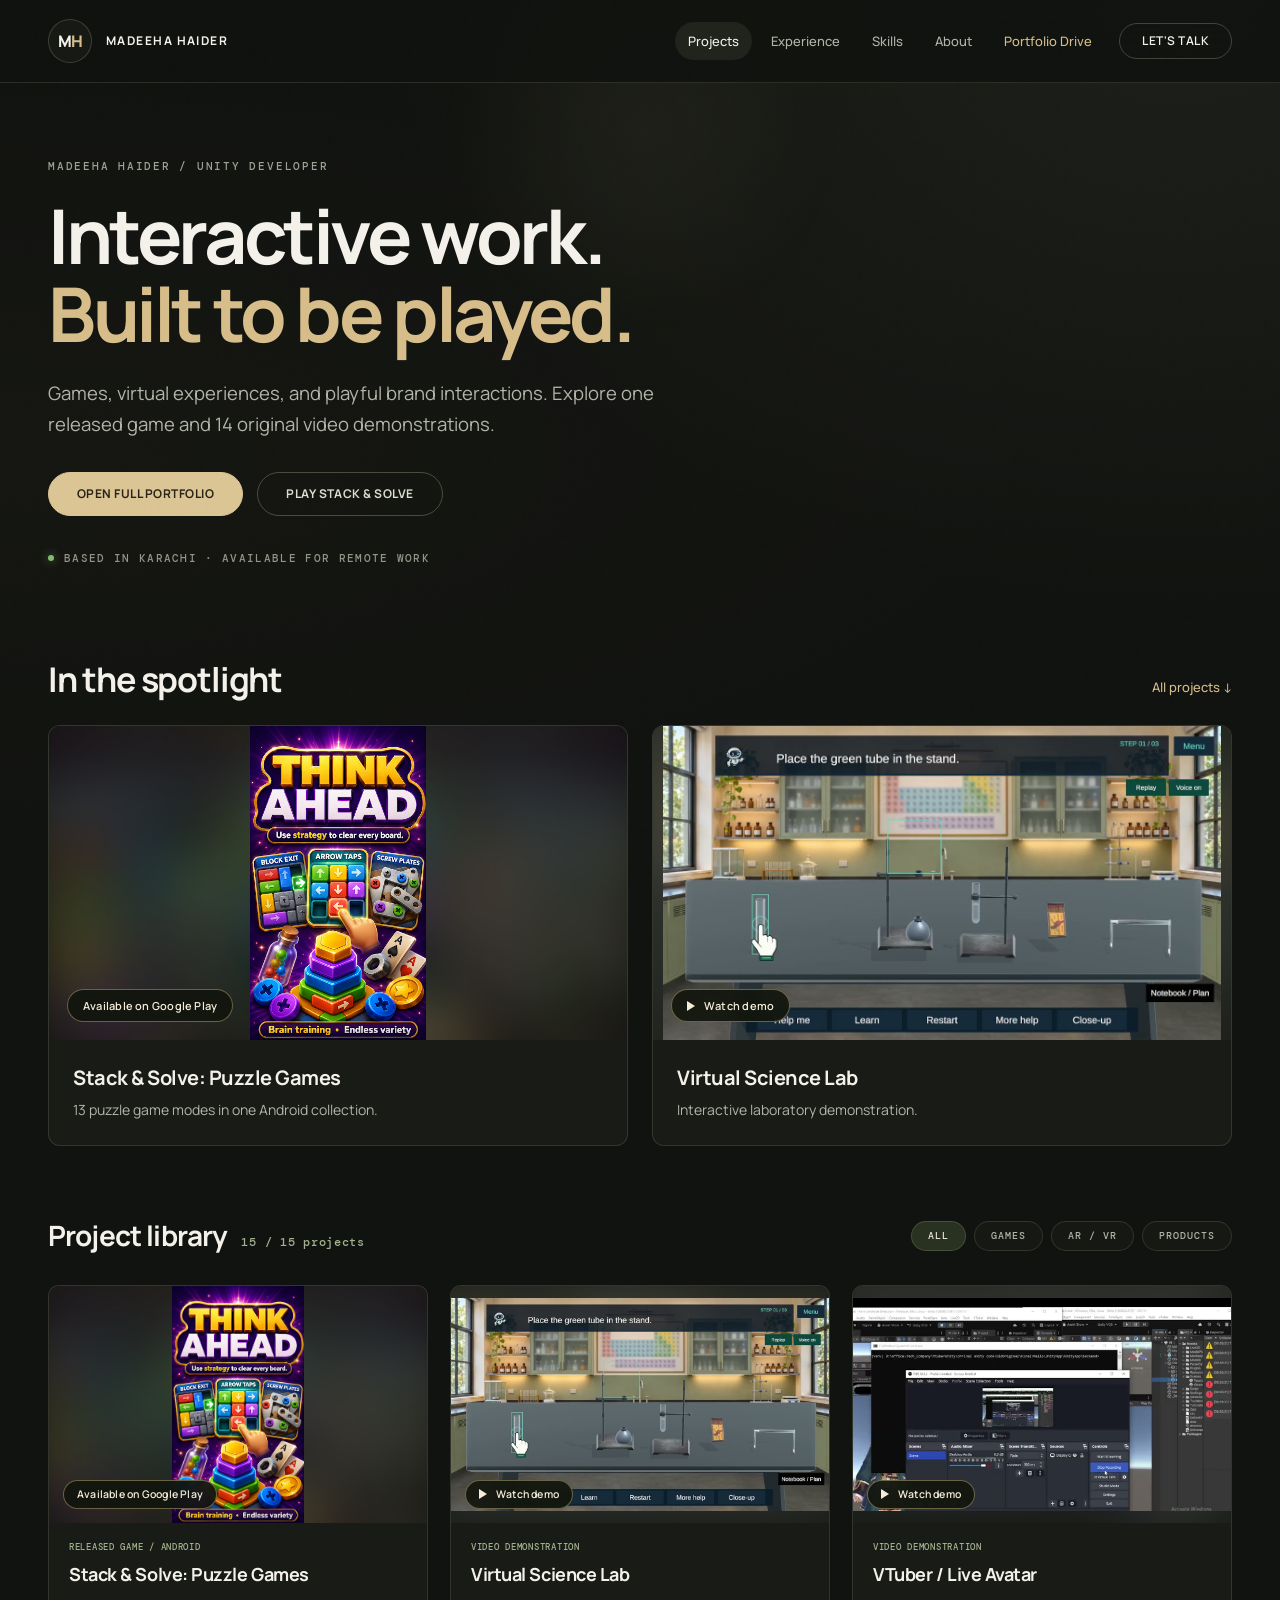
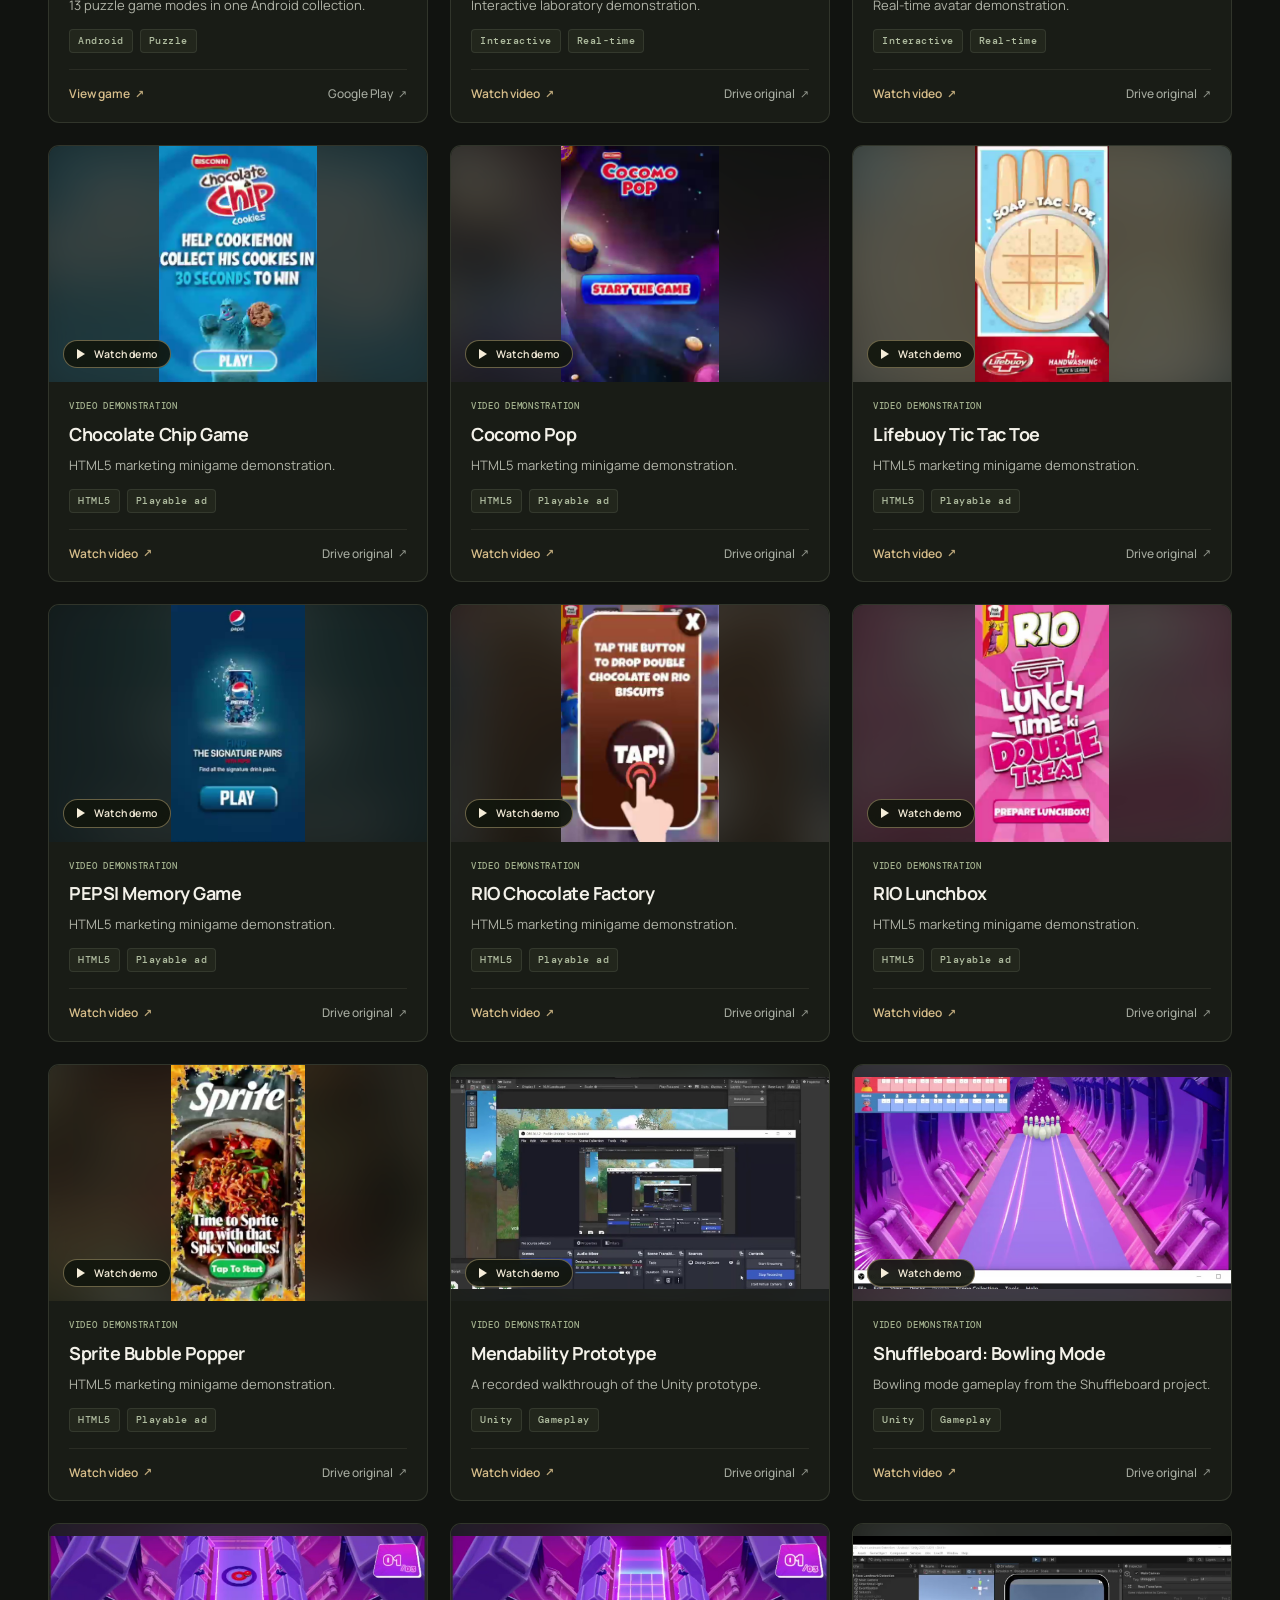
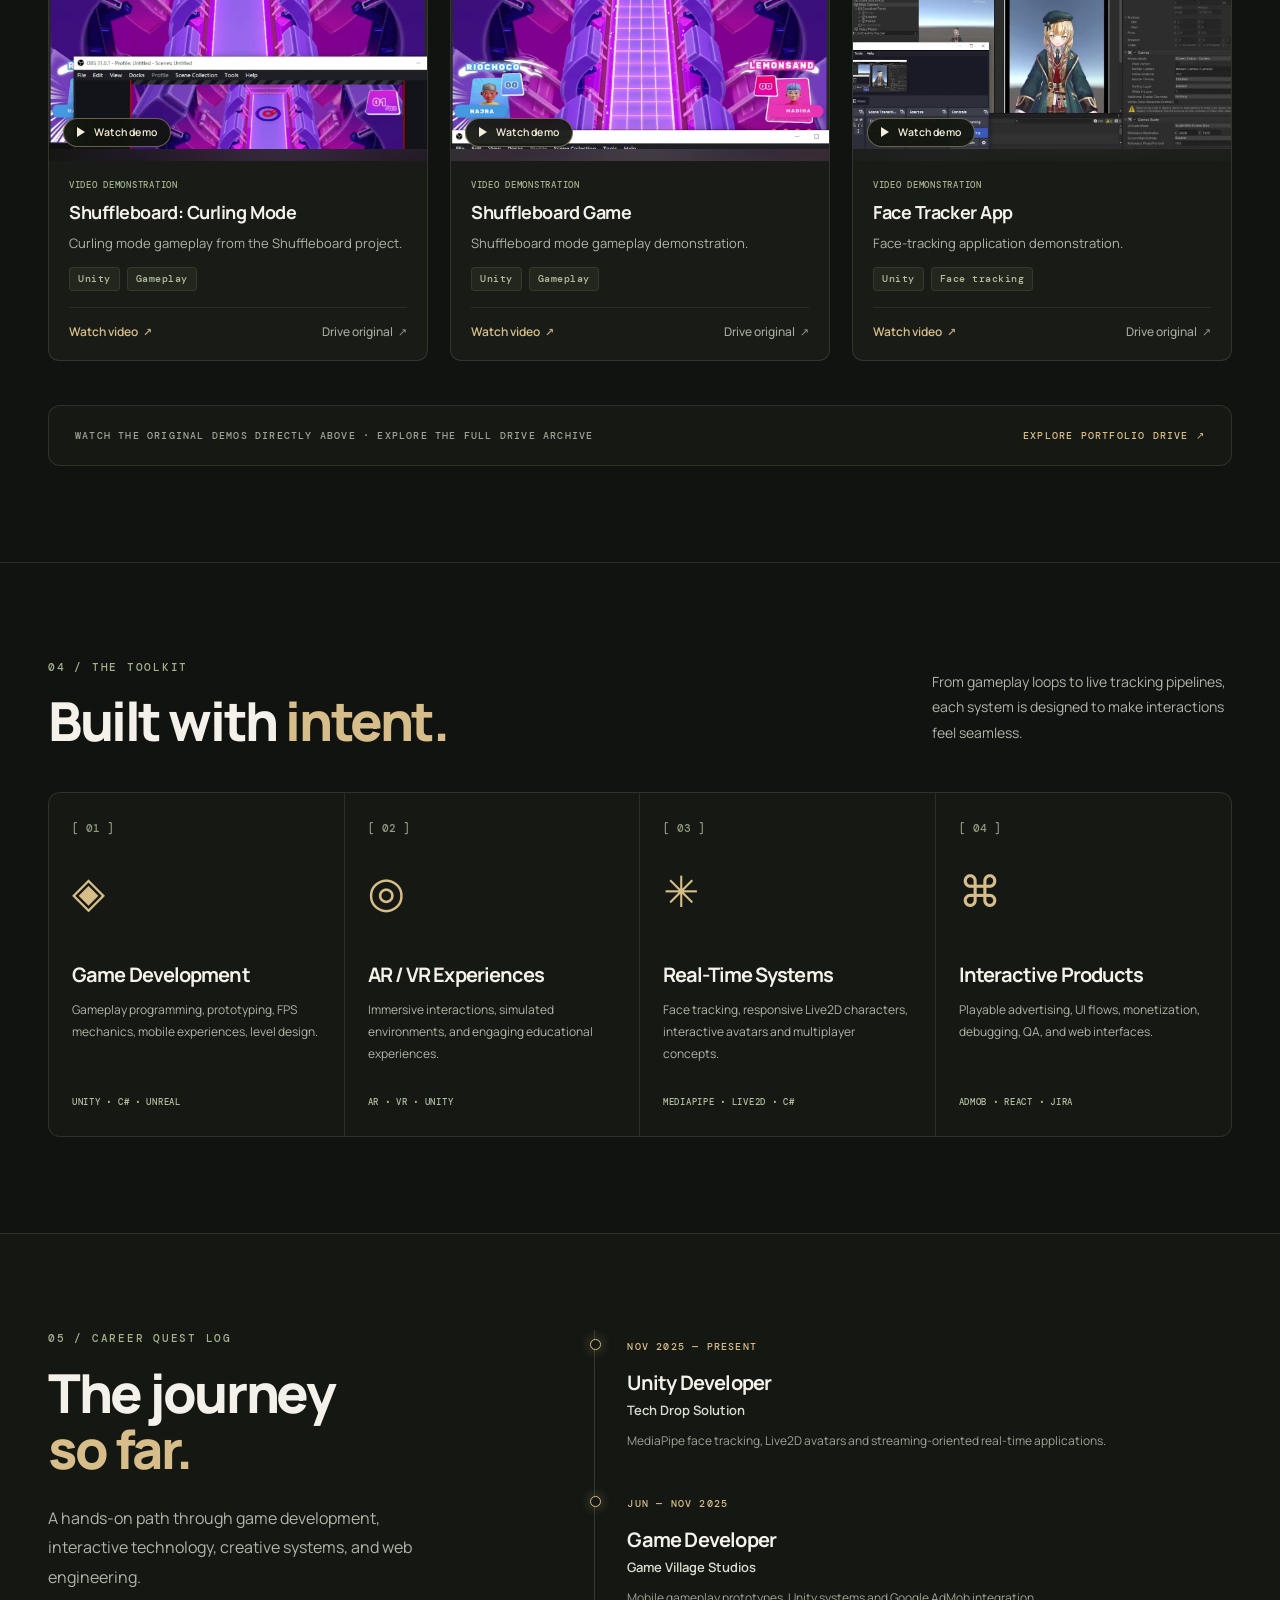
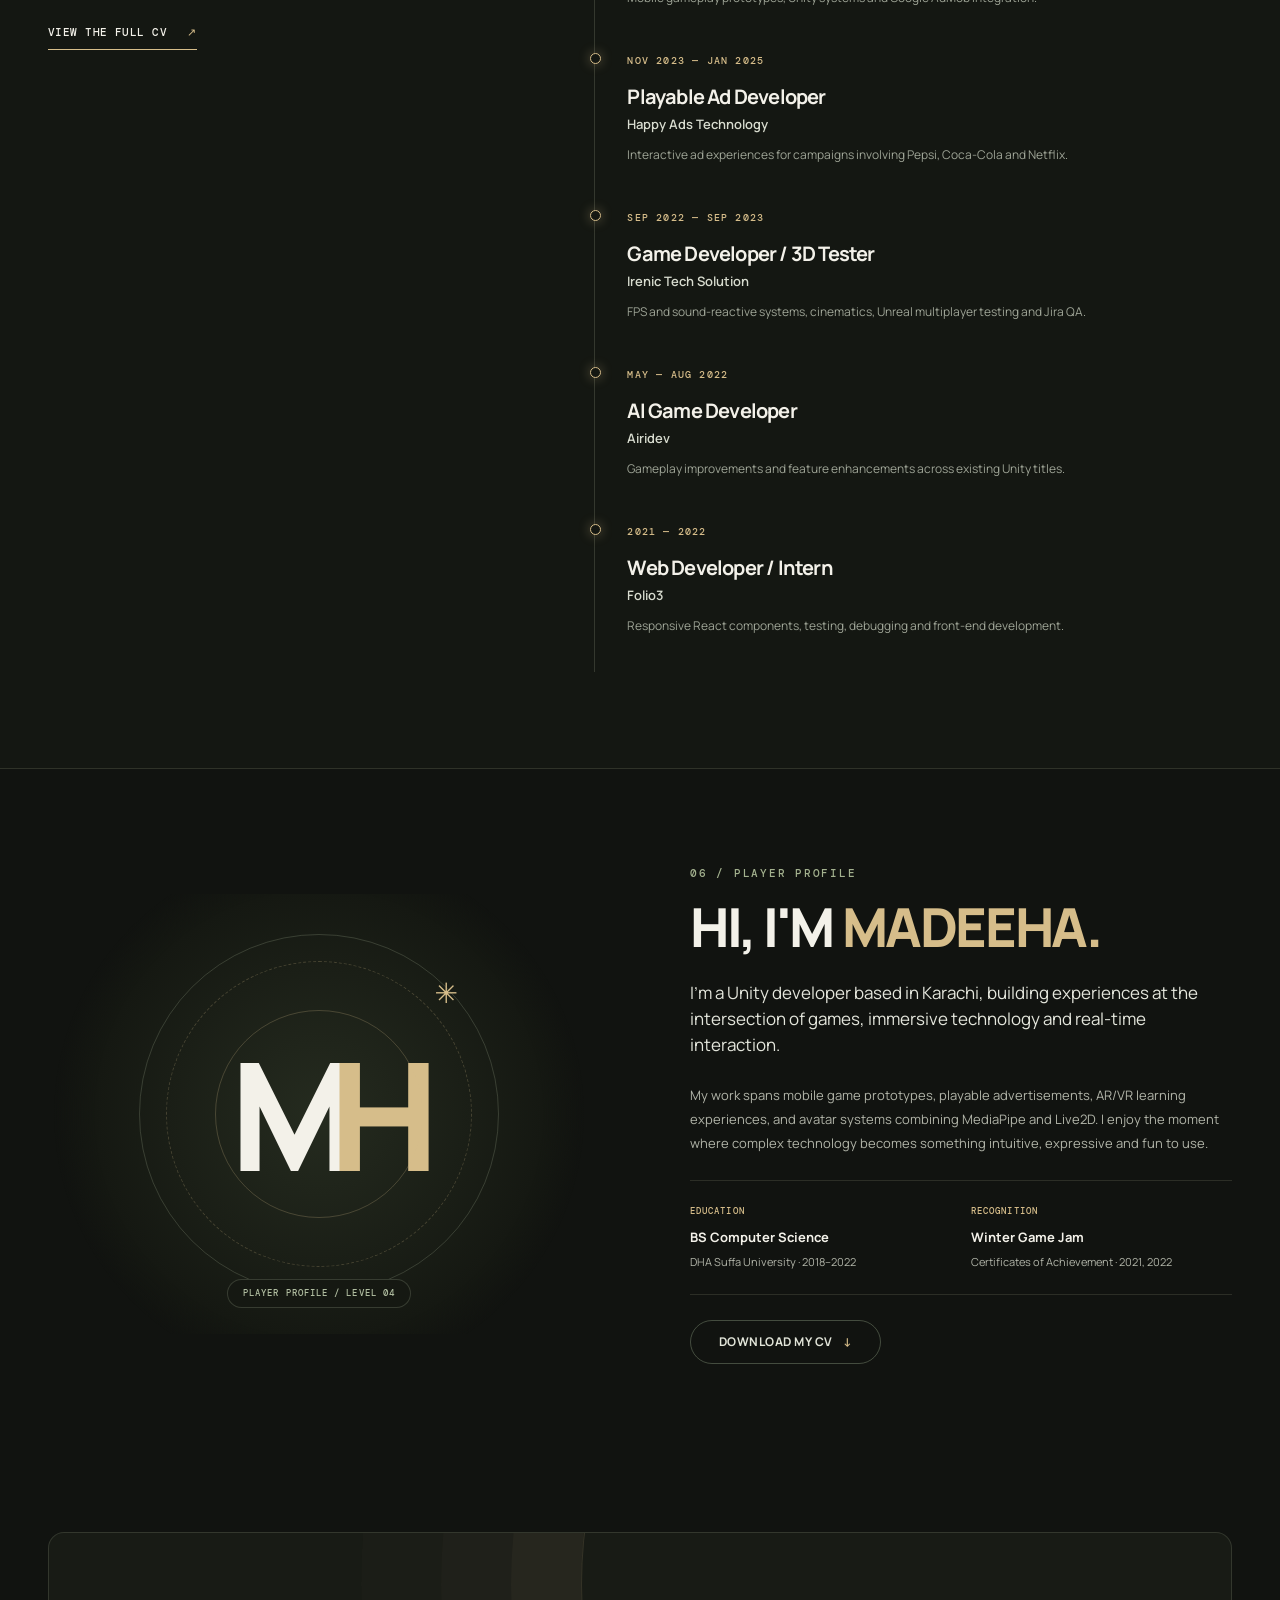
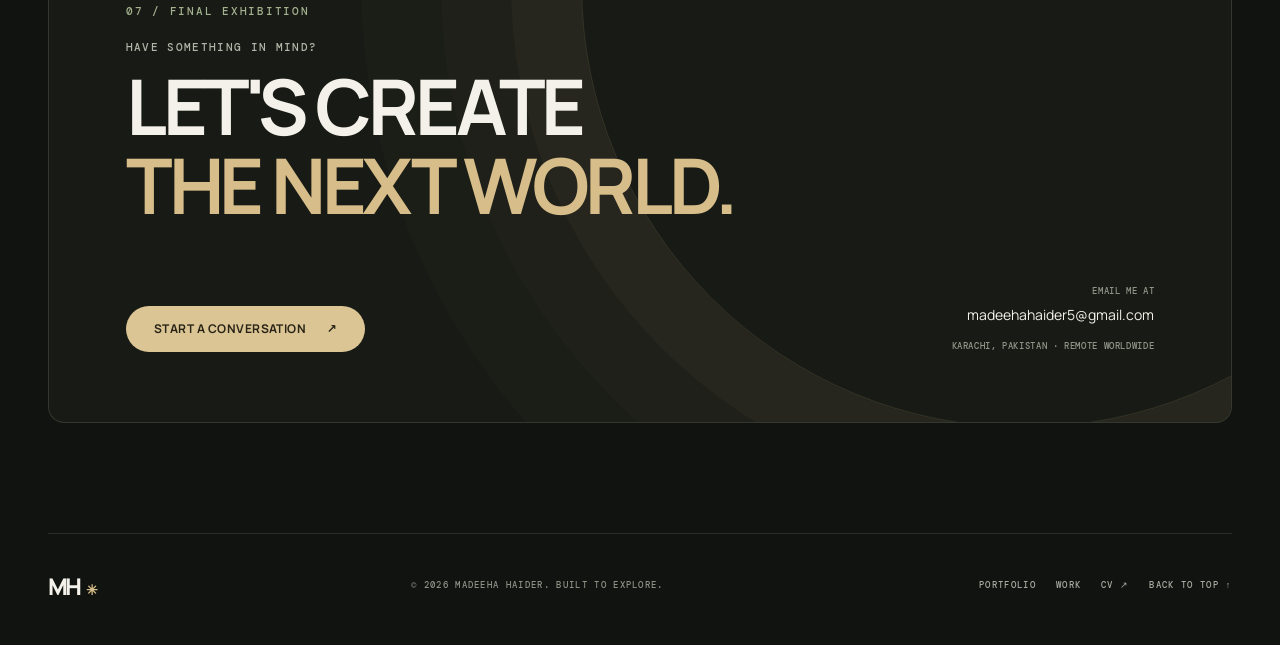
<file: index.html>
<!doctype html>
<html lang="en">
<head>
  <meta charset="utf-8">
  <meta name="viewport" content="width=device-width, initial-scale=1">
  <meta name="theme-color" content="#111310">
  <meta name="description" content="Madeeha Haider — Unity game developer in Karachi, Pakistan. Explore Unity games, immersive AR/VR work, real-time avatars, playable experiences, and interactive systems.">
  <meta property="og:type" content="website">
  <meta property="og:title" content="Projects &amp; Interactive Experiences | Madeeha Haider">
  <meta property="og:description" content="Games, virtual experiences, and playful brand interactions. Explore one released game and 14 original video demonstrations.">
  <meta property="og:image" content="assets/stack-solve-google-play.webp">
  <title>Projects &amp; Interactive Experiences | Madeeha Haider</title>
  <link rel="icon" type="image/svg+xml" href="assets/favicon.svg">
  <link rel="preconnect" href="https://fonts.googleapis.com">
  <link rel="preconnect" href="https://fonts.gstatic.com" crossorigin>
  <link href="https://fonts.googleapis.com/css2?family=DM+Mono:wght@400;500&family=Manrope:wght@400;500;600;700;800&display=swap" rel="stylesheet">
  <link rel="stylesheet" href="styles.css">
  <link rel="stylesheet" href="premium.css">
  <link rel="stylesheet" href="collection.css">
  <link rel="stylesheet" href="refined.css">
  <script defer src="main.js"></script>
</head>
<body>
  <a class="skip-link" href="#main">Skip to content</a>
  <div class="site-grain" aria-hidden="true"></div>
  <div class="cursor-glow" id="cursorGlow" aria-hidden="true"></div>
  <div class="scroll-progress" id="scrollProgress" aria-hidden="true"></div>

  <header class="nav-wrap" id="top">
    <nav class="nav inner" aria-label="Primary navigation">
      <a href="#top" class="brand" aria-label="Madeeha Haider, back to top">
        <span class="brand-mark">M<span>H</span><i></i></span>
        <span class="brand-copy"><strong>MADEEHA HAIDER</strong></span>
      </a>
      <div class="nav-links" id="navLinks">
        <a class="current" href="#work">Projects</a>
        <a href="#experience">Experience</a>
        <a href="#expertise">Skills</a>
        <a href="#about">About</a>
        <a class="portfolio-nav" href="https://drive.google.com/drive/folders/1j7fGOsFaHWYwNSSBdVaI9EEwy1kGppBn?usp=sharing" target="_blank" rel="noopener noreferrer">Portfolio Drive</a>
        <a class="nav-cta" href="#contact">LET'S TALK</a>
      </div>
      <button class="nav-toggle" id="navToggle" type="button" aria-label="Open navigation" aria-expanded="false" aria-controls="navLinks"><span></span><span></span></button>
    </nav>
  </header>

  <main id="main">
    <header class="collection-intro inner" aria-labelledby="collection-title">
      <p class="section-tag">MADEEHA HAIDER / UNITY DEVELOPER</p>
      <h1 id="collection-title">Interactive work.<span>Built to be played.</span></h1>
      <p class="intro-description">Games, virtual experiences, and playful brand interactions. Explore one released game and 14 original video demonstrations.</p>
      <div class="portfolio-actions">
        <a class="btn btn-solid" href="https://drive.google.com/drive/folders/1j7fGOsFaHWYwNSSBdVaI9EEwy1kGppBn?usp=sharing" target="_blank" rel="noopener noreferrer">OPEN FULL PORTFOLIO</a>
        <a class="btn btn-outline" href="https://play.google.com/store/apps/details?id=com.akstudios.StackSolvePuzzleGames&amp;hl=en" target="_blank" rel="noopener noreferrer">PLAY STACK &amp; SOLVE</a>
      </div>
      <div class="intro-status">
        <span class="signal" aria-hidden="true"></span> BASED IN KARACHI · AVAILABLE FOR REMOTE WORK
      </div>
    </header>

    <section class="section work-section" id="work" aria-labelledby="work-title">
      <div class="inner">
        <div class="section-heading">
          <h2 id="work-title">In the spotlight</h2>
          <a class="subtle-link" href="#projectGrid">All projects ↓</a>
        </div>
        <div class="featured-layout" id="featuredCollection"></div>

        <div class="collection-head reveal in-view">
          <div>
            <h3>Project library <span class="count-number" id="projectCount">15 / 15 projects</span></h3>
          </div>
          <div class="filter-row" id="filterRow" role="group" aria-label="Filter projects">
            <button class="filter-chip active" data-filter="All" type="button" aria-pressed="true">ALL</button>
            <button class="filter-chip" data-filter="Games" type="button" aria-pressed="false">GAMES</button>
            <button class="filter-chip" data-filter="AR / VR" type="button" aria-pressed="false">AR / VR</button>
            <button class="filter-chip" data-filter="Products" type="button" aria-pressed="false">PRODUCTS</button>
          </div>
        </div>

        <div class="project-grid" id="projectGrid" aria-live="polite"></div>

        <div class="archive-footer reveal in-view">
          <span>WATCH THE ORIGINAL DEMOS DIRECTLY ABOVE · EXPLORE THE FULL DRIVE ARCHIVE</span>
          <a href="https://drive.google.com/drive/folders/1j7fGOsFaHWYwNSSBdVaI9EEwy1kGppBn?usp=sharing" target="_blank" rel="noopener noreferrer">EXPLORE PORTFOLIO DRIVE ↗</a>
        </div>
      </div>
    </section>

    <section class="section expertise-section" id="expertise" aria-labelledby="expertise-title">
      <div class="inner">
        <div class="section-heading reveal in-view">
          <div>
            <div class="section-tag">04 / THE TOOLKIT</div>
            <h2 id="expertise-title">Built with <span>intent.</span></h2>
          </div>
          <p>From gameplay loops to live tracking pipelines, each system is designed to make interactions feel seamless.</p>
        </div>
        <div class="expertise-grid">
          <article class="expertise-card reveal in-view"><span class="expertise-number">[ 01 ]</span><span class="expertise-symbol">◈</span><h3>Game Development</h3><p>Gameplay programming, prototyping, FPS mechanics, mobile experiences, level design.</p><div>UNITY <b>·</b> C# <b>·</b> UNREAL</div></article>
          <article class="expertise-card reveal in-view"><span class="expertise-number">[ 02 ]</span><span class="expertise-symbol">◎</span><h3>AR / VR Experiences</h3><p>Immersive interactions, simulated environments, and engaging educational experiences.</p><div>AR <b>·</b> VR <b>·</b> UNITY</div></article>
          <article class="expertise-card reveal in-view"><span class="expertise-number">[ 03 ]</span><span class="expertise-symbol">✳</span><h3>Real-Time Systems</h3><p>Face tracking, responsive Live2D characters, interactive avatars and multiplayer concepts.</p><div>MEDIAPIPE <b>·</b> LIVE2D <b>·</b> C#</div></article>
          <article class="expertise-card reveal in-view"><span class="expertise-number">[ 04 ]</span><span class="expertise-symbol">⌘</span><h3>Interactive Products</h3><p>Playable advertising, UI flows, monetization, debugging, QA, and web interfaces.</p><div>ADMOB <b>·</b> REACT <b>·</b> JIRA</div></article>
        </div>
      </div>
    </section>

    <section class="section experience-section" id="experience" aria-labelledby="experience-title">
      <div class="inner experience-layout">
        <div class="experience-intro reveal in-view">
          <div class="section-tag">05 / CAREER QUEST LOG</div>
          <h2 id="experience-title">The journey<br><span>so far.</span></h2>
          <p>A hands-on path through game development, interactive technology, creative systems, and web engineering.</p>
          <a class="text-link" href="assets/Madeeha_Haider_CV.pdf" target="_blank" rel="noopener">VIEW THE FULL CV <span>↗</span></a>
        </div>
        <div class="experience-timeline" id="experienceTimeline">
          <article class="timeline-item reveal in-view"><span class="timeline-time">NOV 2025 — PRESENT</span><div><h3>Unity Developer</h3><p>Tech Drop Solution</p><small>MediaPipe face tracking, Live2D avatars and streaming-oriented real-time applications.</small></div></article>
          <article class="timeline-item reveal in-view"><span class="timeline-time">JUN — NOV 2025</span><div><h3>Game Developer</h3><p>Game Village Studios</p><small>Mobile gameplay prototypes, Unity systems and Google AdMob integration.</small></div></article>
          <article class="timeline-item reveal in-view"><span class="timeline-time">NOV 2023 — JAN 2025</span><div><h3>Playable Ad Developer</h3><p>Happy Ads Technology</p><small>Interactive ad experiences for campaigns involving Pepsi, Coca-Cola and Netflix.</small></div></article>
          <article class="timeline-item reveal in-view"><span class="timeline-time">SEP 2022 — SEP 2023</span><div><h3>Game Developer / 3D Tester</h3><p>Irenic Tech Solution</p><small>FPS and sound-reactive systems, cinematics, Unreal multiplayer testing and Jira QA.</small></div></article>
          <article class="timeline-item reveal in-view"><span class="timeline-time">MAY — AUG 2022</span><div><h3>AI Game Developer</h3><p>Airidev</p><small>Gameplay improvements and feature enhancements across existing Unity titles.</small></div></article>
          <article class="timeline-item reveal in-view"><span class="timeline-time">2021 — 2022</span><div><h3>Web Developer / Intern</h3><p>Folio3</p><small>Responsive React components, testing, debugging and front-end development.</small></div></article>
        </div>
      </div>
    </section>

    <section class="section about-section" id="about" aria-labelledby="about-title">
      <div class="inner about-layout">
        <div class="about-art reveal in-view">
          <div class="portrait-outer">
            <div class="portrait-orbit orbit-a"></div>
            <div class="portrait-orbit orbit-b"></div>
            <div class="portrait-initials">M<span>H</span><i>✳</i></div>
            <div class="portrait-label">PLAYER PROFILE / LEVEL 04</div>
          </div>
        </div>
        <div class="about-copy reveal in-view">
          <div class="section-tag">06 / PLAYER PROFILE</div>
          <h2 id="about-title">HI, I'M <span>MADEEHA.</span></h2>
          <p class="about-lead">I'm a Unity developer based in Karachi, building experiences at the intersection of games, immersive technology and real-time interaction.</p>
          <p>My work spans mobile game prototypes, playable advertisements, AR/VR learning experiences, and avatar systems combining MediaPipe and Live2D. I enjoy the moment where complex technology becomes something intuitive, expressive and fun to use.</p>
          <div class="about-facts">
            <div><span>EDUCATION</span><strong>BS Computer Science</strong><small>DHA Suffa University · 2018–2022</small></div>
            <div><span>RECOGNITION</span><strong>Winter Game Jam</strong><small>Certificates of Achievement · 2021, 2022</small></div>
          </div>
          <a class="btn btn-outline" href="assets/Madeeha_Haider_CV.pdf" download>DOWNLOAD MY CV <span>↓</span></a>
        </div>
      </div>
    </section>

    <section class="section contact-section" id="contact" aria-labelledby="contact-title">
      <div class="inner contact-box reveal in-view">
        <div class="contact-pattern" aria-hidden="true"></div>
        <div class="section-tag">07 / FINAL EXHIBITION</div>
        <p>HAVE SOMETHING IN MIND?</p>
        <h2 id="contact-title">LET'S CREATE<br><span>THE NEXT WORLD.</span></h2>
        <div class="contact-bottom">
          <a class="contact-link" href="mailto:madeehahaider5@gmail.com?subject=Let's%20Build%20Something%20Together">START A CONVERSATION <span>↗</span></a>
          <div>
            <small>EMAIL ME AT</small>
            <a href="mailto:madeehahaider5@gmail.com">madeehahaider5@gmail.com</a>
            <small>KARACHI, PAKISTAN · REMOTE WORLDWIDE</small>
          </div>
        </div>
      </div>
    </section>
  </main>

  <footer class="footer inner">
    <a href="#top" class="footer-brand">MH<span>✳</span></a>
    <p>© <span id="year">2026</span> MADEEHA HAIDER. BUILT TO EXPLORE.</p>
    <div>
      <a href="https://drive.google.com/drive/folders/1j7fGOsFaHWYwNSSBdVaI9EEwy1kGppBn?usp=sharing" target="_blank" rel="noopener noreferrer">PORTFOLIO</a>
      <a href="#work">WORK</a>
      <a href="assets/Madeeha_Haider_CV.pdf" target="_blank" rel="noopener">CV ↗</a>
      <a href="#top">BACK TO TOP ↑</a>
    </div>
  </footer>

  <dialog id="videoDialog" class="video-dialog" aria-labelledby="videoTitle">
    <div class="video-dialog-head">
      <div>
        <span class="section-tag">PORTFOLIO / IN MOTION</span>
        <h2 id="videoTitle"></h2>
      </div>
      <button id="videoClose" type="button" aria-label="Close video">✕</button>
    </div>
    <div class="video-stage">
      <video id="portfolioPlayer" controls playsinline preload="none" hidden></video>
      <iframe id="drivePlayer" title="Project video demonstration" allow="autoplay; fullscreen" allowfullscreen hidden></iframe>
    </div>
    <div class="video-dialog-footer">
      <span>Original project footage</span>
      <a id="videoOriginal" target="_blank" rel="noopener noreferrer" href="#">Open original on Drive ↗</a>
    </div>
  </dialog>
</body>
</html>
</file>
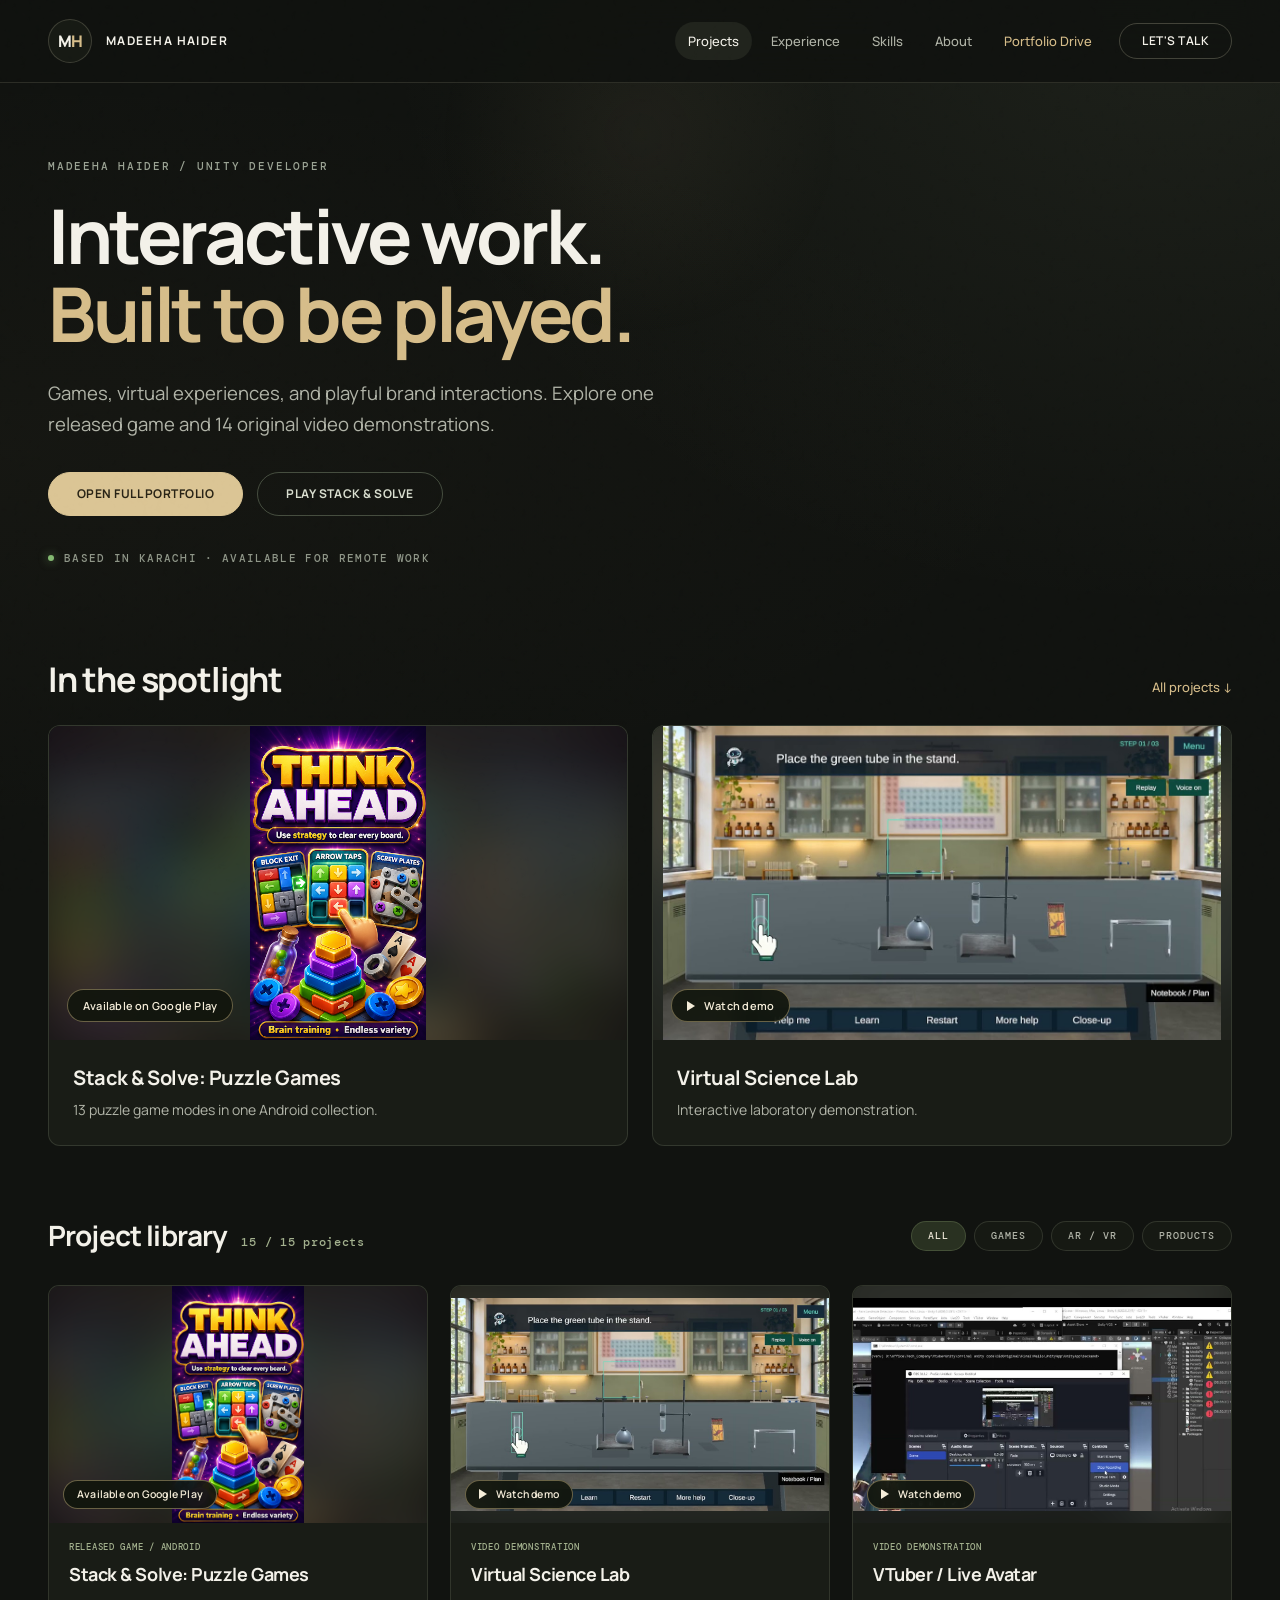
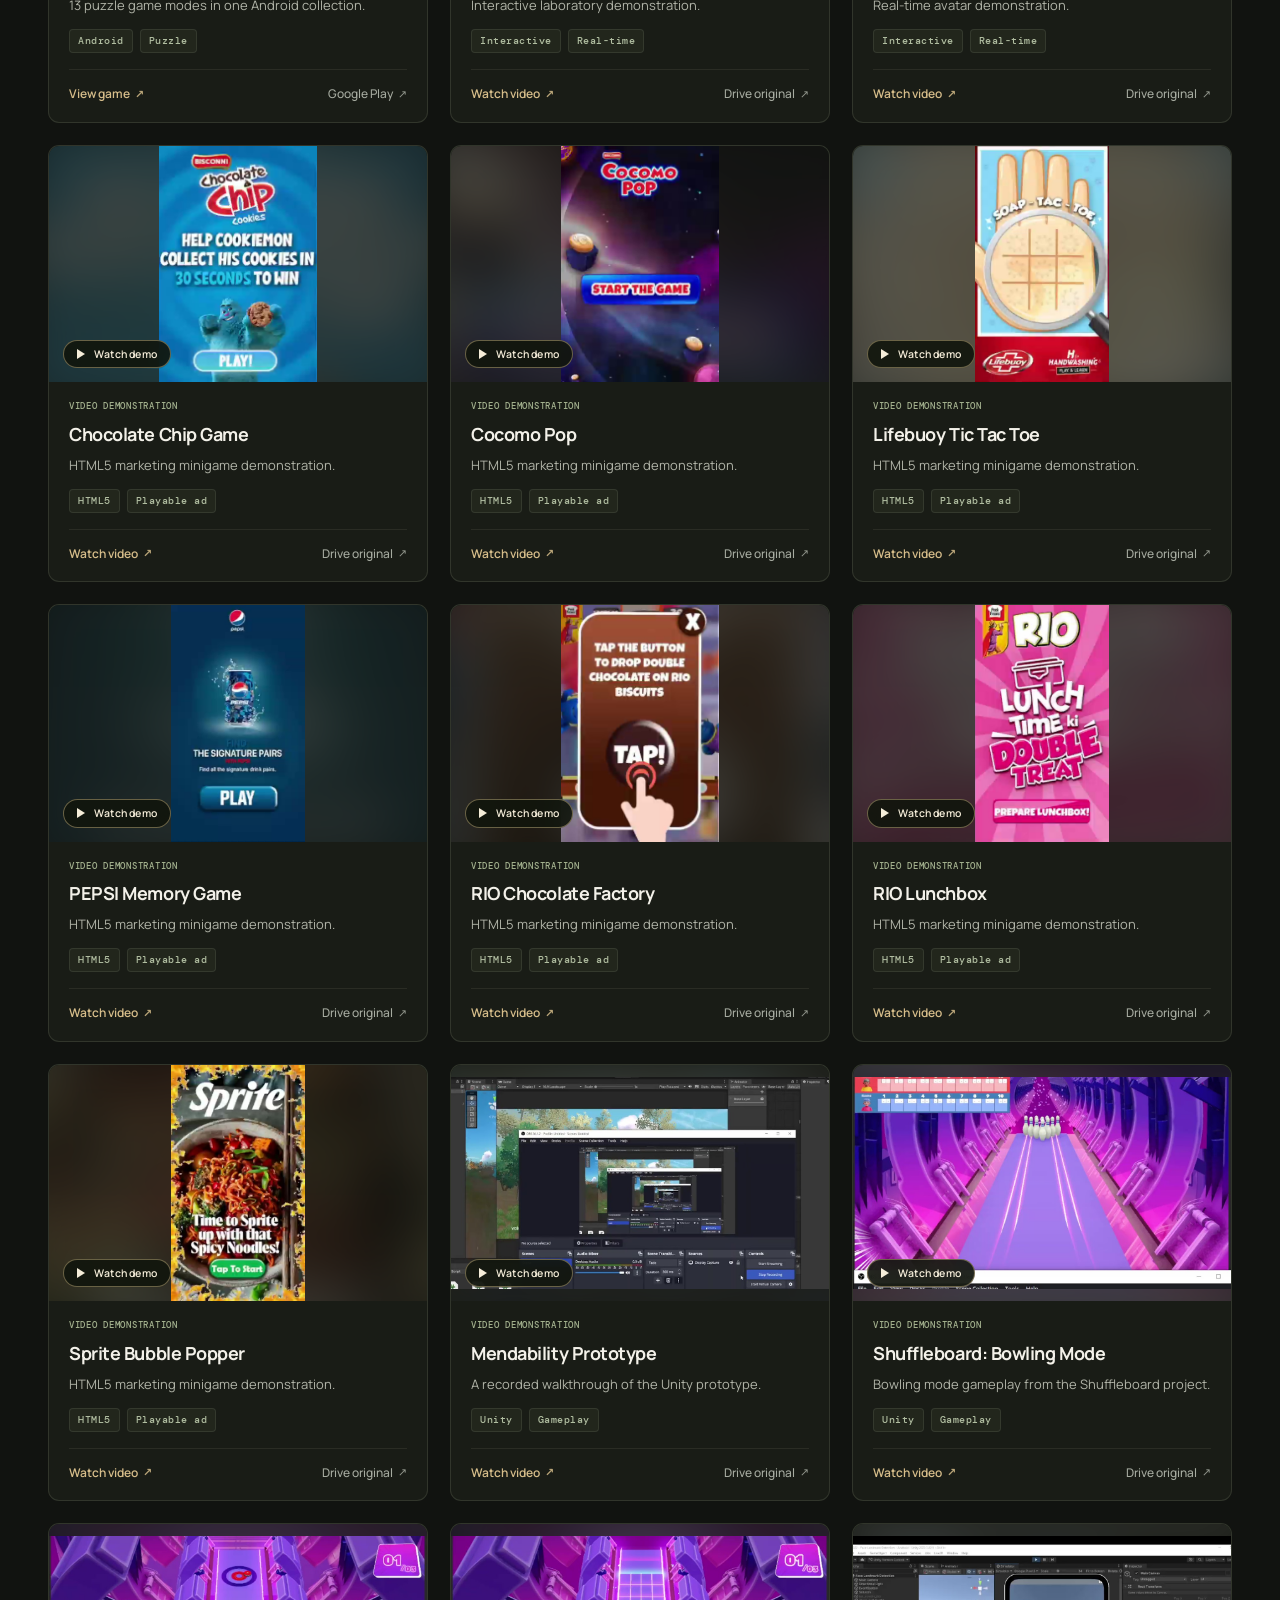
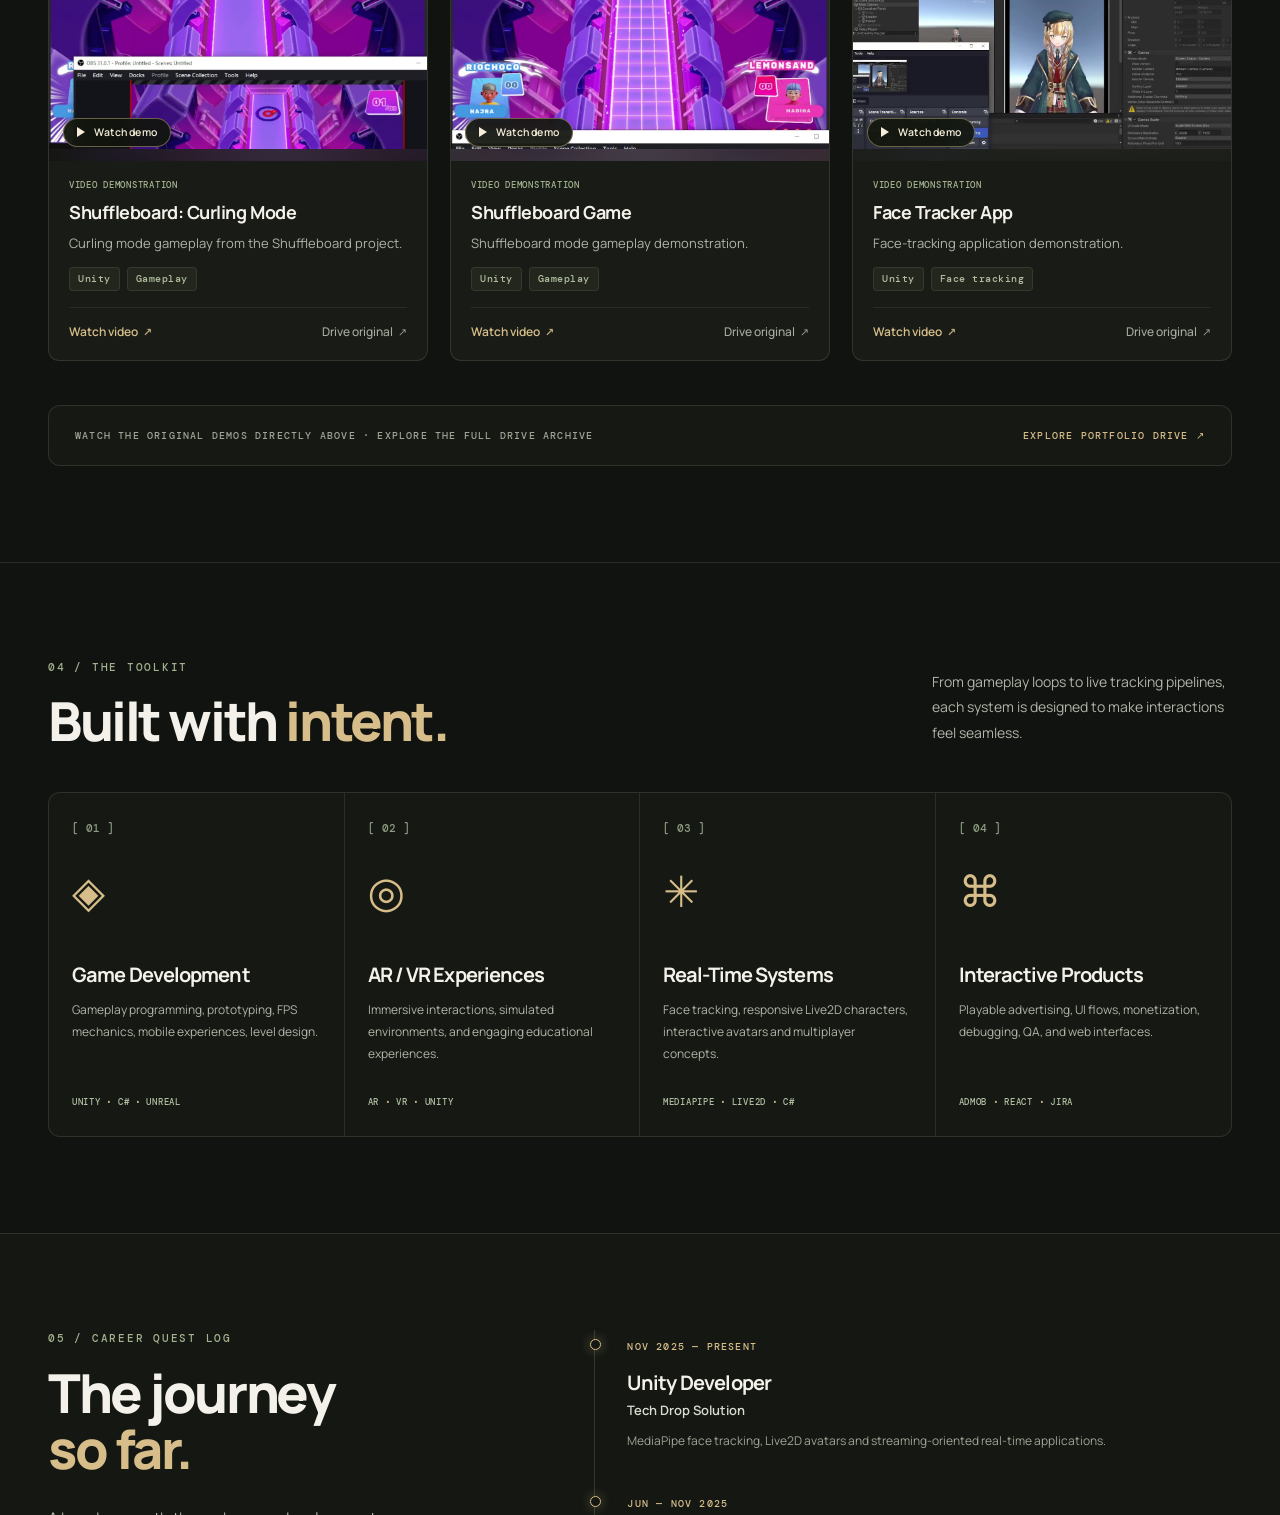
<file: projects/index.html>
<!doctype html>
<html lang="en">
<head>
  <meta charset="utf-8">
  <meta http-equiv="refresh" content="0; url=../index.html#work">
  <title>Projects | Madeeha Haider</title>
</head>
<body>
  <p>Redirecting to <a href="../index.html#work">Projects</a>…</p>
</body>
</html>
</file>
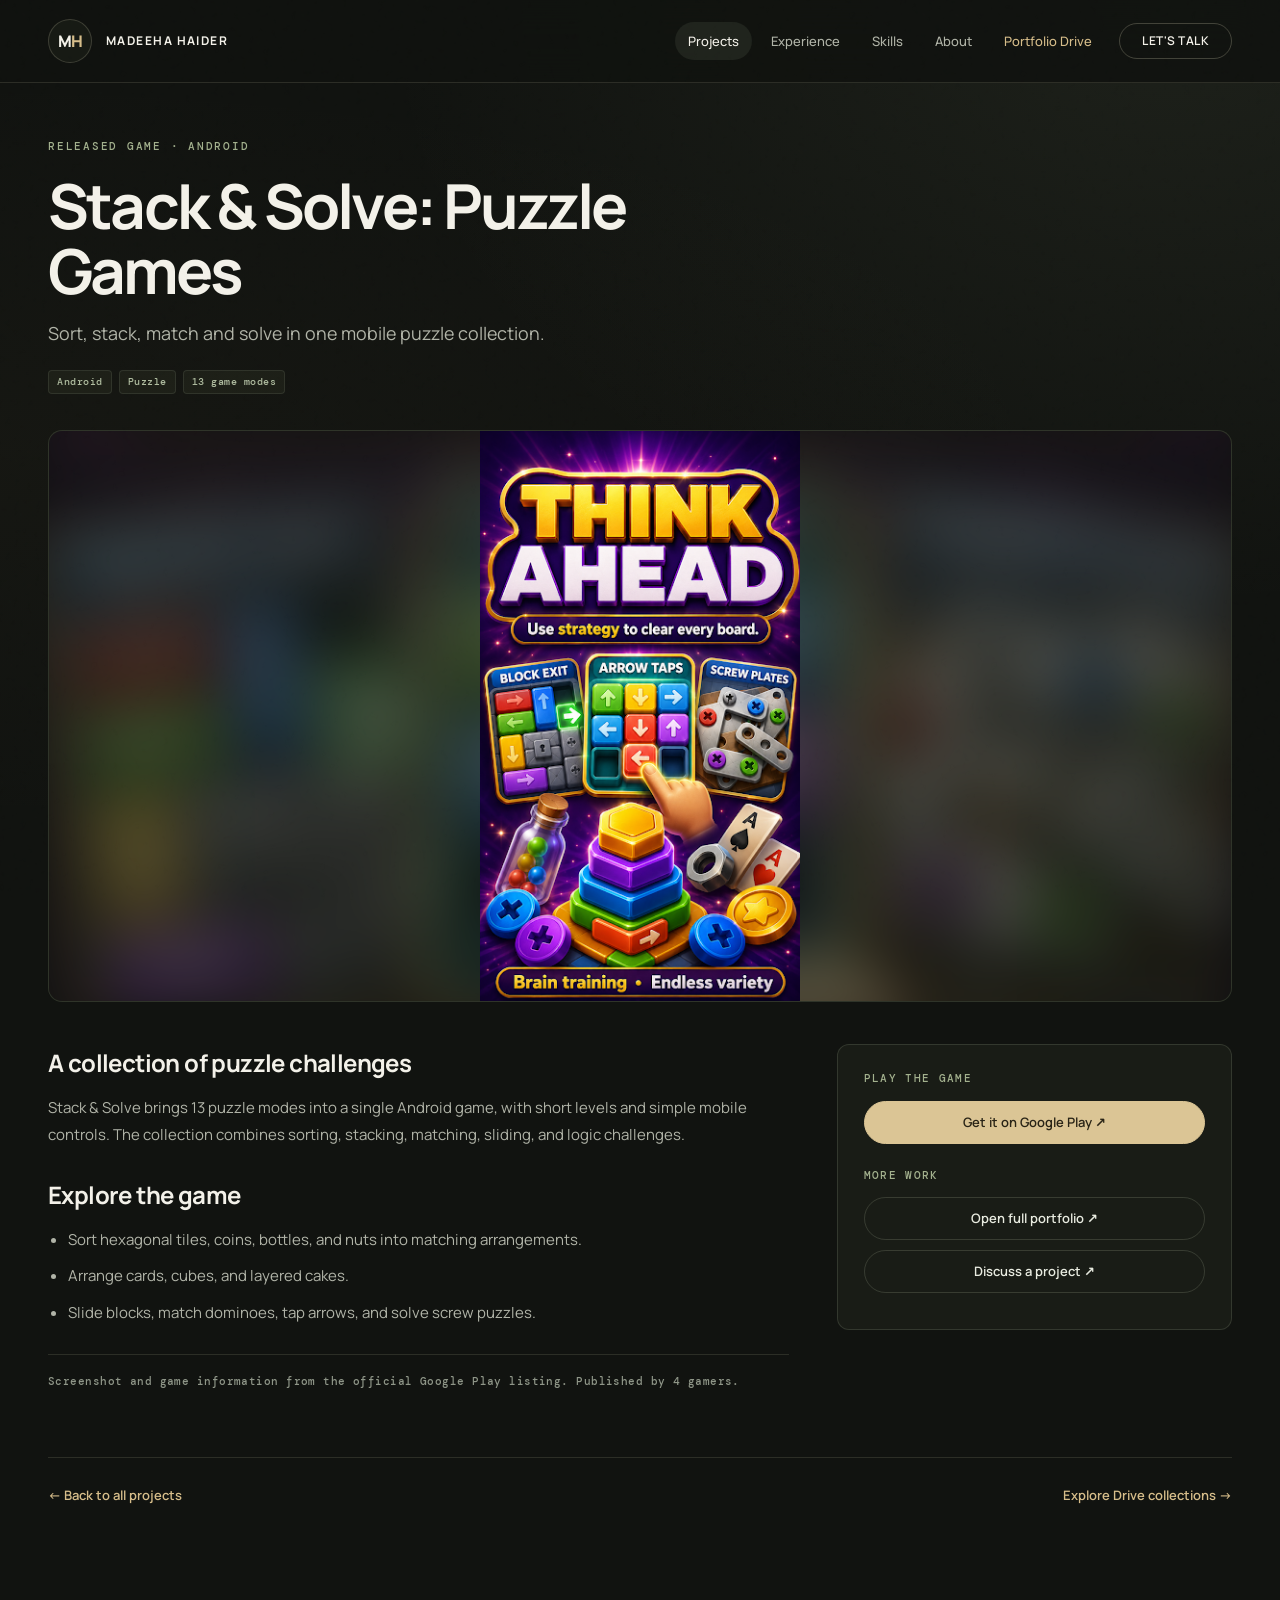
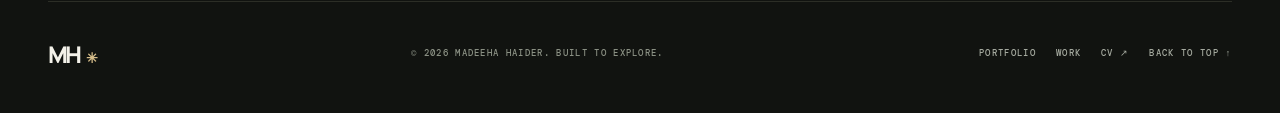
<file: projects/stack-solve/index.html>
<!doctype html>
<html lang="en">
<head>
  <meta charset="utf-8">
  <meta name="viewport" content="width=device-width, initial-scale=1">
  <meta name="theme-color" content="#111310">
  <meta name="description" content="Stack &amp; Solve: Puzzle Games — 13 puzzle game modes in one Android collection. Case study in Madeeha Haider's portfolio.">
  <meta property="og:type" content="website">
  <meta property="og:title" content="Stack &amp; Solve: Puzzle Games | Madeeha Haider">
  <meta property="og:description" content="Sort, stack, match and solve in one mobile puzzle collection.">
  <meta property="og:image" content="../../assets/stack-solve-google-play.webp">
  <title>Stack &amp; Solve: Puzzle Games | Madeeha Haider</title>
  <link rel="icon" type="image/svg+xml" href="../../assets/favicon.svg">
  <link rel="preconnect" href="https://fonts.googleapis.com">
  <link rel="preconnect" href="https://fonts.gstatic.com" crossorigin>
  <link href="https://fonts.googleapis.com/css2?family=DM+Mono:wght@400;500&family=Manrope:wght@400;500;600;700;800&display=swap" rel="stylesheet">
  <link rel="stylesheet" href="../../styles.css">
  <link rel="stylesheet" href="../../premium.css">
  <link rel="stylesheet" href="../../collection.css">
  <link rel="stylesheet" href="../../refined.css">
</head>
<body>
  <a class="skip-link" href="#main">Skip to content</a>
  <div class="site-grain" aria-hidden="true"></div>

  <header class="nav-wrap" id="top">
    <nav class="nav inner" aria-label="Primary navigation">
      <a href="../../index.html" class="brand" aria-label="Madeeha Haider, back to home">
        <span class="brand-mark">M<span>H</span><i></i></span>
        <span class="brand-copy"><strong>MADEEHA HAIDER</strong></span>
      </a>
      <div class="nav-links" id="navLinks">
        <a class="current" href="../../index.html#work">Projects</a>
        <a href="../../index.html#experience">Experience</a>
        <a href="../../index.html#expertise">Skills</a>
        <a href="../../index.html#about">About</a>
        <a class="portfolio-nav" href="https://drive.google.com/drive/folders/1j7fGOsFaHWYwNSSBdVaI9EEwy1kGppBn?usp=sharing" target="_blank" rel="noopener noreferrer">Portfolio Drive</a>
        <a class="nav-cta" href="../../index.html#contact">LET'S TALK</a>
      </div>
      <button class="nav-toggle" id="navToggle" type="button" aria-label="Open navigation" aria-expanded="false" aria-controls="navLinks"><span></span><span></span></button>
    </nav>
  </header>

  <main class="detail-main inner" id="main">
    <header class="detail-header">
      <p class="section-tag">RELEASED GAME · ANDROID</p>
      <h1>Stack &amp; Solve: Puzzle Games</h1>
      <p>Sort, stack, match and solve in one mobile puzzle collection.</p>
      <div class="tech-list">
        <span>Android</span>
        <span>Puzzle</span>
        <span>13 game modes</span>
      </div>
    </header>

    <div class="detail-image-wrap">
      <span class="media-backdrop" aria-hidden="true" style="background-image:url('../../assets/stack-solve-google-play.webp')"></span>
      <img class="detail-image" src="../../assets/stack-solve-google-play.webp" alt="Official Stack and Solve Google Play screenshot">
    </div>

    <div class="detail-layout">
      <article class="detail-copy">
        <h2>A collection of puzzle challenges</h2>
        <p>Stack &amp; Solve brings 13 puzzle modes into a single Android game, with short levels and simple mobile controls. The collection combines sorting, stacking, matching, sliding, and logic challenges.</p>
        <h2>Explore the game</h2>
        <ul>
          <li>Sort hexagonal tiles, coins, bottles, and nuts into matching arrangements.</li>
          <li>Arrange cards, cubes, and layered cakes.</li>
          <li>Slide blocks, match dominoes, tap arrows, and solve screw puzzles.</li>
        </ul>
        <p class="detail-notice">Screenshot and game information from the official Google Play listing. Published by 4 gamers.</p>
      </article>
      <aside class="detail-sidebar">
        <h3>Play the game</h3>
        <a href="https://play.google.com/store/apps/details?id=com.akstudios.StackSolvePuzzleGames&amp;hl=en" target="_blank" rel="noopener noreferrer">Get it on Google Play</a>
        <h3 style="margin-top:24px">More work</h3>
        <a href="https://drive.google.com/drive/folders/1j7fGOsFaHWYwNSSBdVaI9EEwy1kGppBn?usp=sharing" target="_blank" rel="noopener noreferrer">Open full portfolio</a>
        <a href="mailto:madeehahaider5@gmail.com?subject=Game%20Development%20Inquiry">Discuss a project</a>
      </aside>
    </div>

    <nav class="detail-bottom" aria-label="Project navigation">
      <a href="../../index.html#work">← Back to all projects</a>
      <a href="https://drive.google.com/drive/folders/1j7fGOsFaHWYwNSSBdVaI9EEwy1kGppBn?usp=sharing" target="_blank" rel="noopener noreferrer">Explore Drive collections →</a>
    </nav>
  </main>

  <footer class="footer inner">
    <a href="../../index.html" class="footer-brand">MH<span>✳</span></a>
    <p>© <span id="year">2026</span> MADEEHA HAIDER. BUILT TO EXPLORE.</p>
    <div>
      <a href="https://drive.google.com/drive/folders/1j7fGOsFaHWYwNSSBdVaI9EEwy1kGppBn?usp=sharing" target="_blank" rel="noopener noreferrer">PORTFOLIO</a>
      <a href="../../index.html#work">WORK</a>
      <a href="../../assets/Madeeha_Haider_CV.pdf" target="_blank" rel="noopener">CV ↗</a>
      <a href="#top">BACK TO TOP ↑</a>
    </div>
  </footer>

  <script>
    const toggle = document.querySelector('#navToggle');
    const nav = document.querySelector('#navLinks');
    if (toggle && nav) {
      toggle.addEventListener('click', () => {
        const open = nav.classList.toggle('open');
        toggle.setAttribute('aria-expanded', String(open));
        toggle.setAttribute('aria-label', open ? 'Close navigation' : 'Open navigation');
      });
    }
    const yr = document.querySelector('#year');
    if (yr) yr.textContent = new Date().getFullYear();
  </script>
</body>
</html>
</file>
<file: styles.css>
:root{--bg:#080c12;--bg2:#0d141e;--panel:#111a26;--border:rgba(179,205,223,.15);--muted:#92a1b0;--text:#eef5f9;--cyan:#8ce2eb;--aqua:#45c6d9;--lime:#c4e9a0;--violet:#c8b4ff;--max:1260px;--ease:cubic-bezier(.22,1,.36,1)}
*{box-sizing:border-box}html{scroll-behavior:smooth;scroll-padding-top:90px}body{margin:0;background:var(--bg);color:var(--text);font-family:Manrope,system-ui,-apple-system,Segoe UI,sans-serif;overflow-x:hidden;line-height:1.55}::selection{background:var(--cyan);color:#07111d}a{color:inherit;text-decoration:none}button{font:inherit;color:inherit;cursor:pointer}img,video{display:block;max-width:100%}button,a{-webkit-tap-highlight-color:transparent}button:focus-visible,a:focus-visible,[role=button]:focus-visible{outline:2px solid var(--cyan);outline-offset:4px}h1,h2,h3,p{margin-top:0}p{color:var(--muted)}.inner{width:min(calc(100% - 96px),var(--max));margin-inline:auto}.section{padding:120px 0;position:relative}.section-tag,.eyebrow,.caption-overline,.toolbar-badge,.toolbar-hint,.hero-metadata,.featured-category,.tech-list,.museum-hud,.museum-footnote,.studio-bottom,.studio-tile>span,.timeline-time,.about-facts span,.contact-box>p,.footer,.archive-footer,.portrait-label,.installation-status,.installation-index,.hero-scroll{font:500 11px/1.5 'DM Mono',monospace;letter-spacing:.12em}.section-tag{color:var(--cyan);margin-bottom:25px}.section-heading{display:flex;align-items:end;justify-content:space-between;gap:50px;margin-bottom:50px}.section-heading h2,.studio-head h2,.experience-intro h2,.about-copy h2{font-size:clamp(42px,5.35vw,86px);line-height:.99;letter-spacing:-.075em;margin:0;font-weight:800}.section-heading h2 span,.studio-head h2 span,.experience-intro h2 span,.about-copy h2 span{color:var(--cyan)}.section-heading>p{max-width:300px;font-size:14px;line-height:1.8;margin:0 0 5px}.site-grain{position:fixed;inset:0;pointer-events:none;z-index:98;opacity:.055;background-image:url('data:image/svg+xml,%3Csvg viewBox=%220 0 180 180%22 xmlns=%22http://www.w3.org/2000/svg%22%3E%3Cfilter id=%22n%22%3E%3CfeTurbulence type=%22fractalNoise%22 baseFrequency=%22.7%22 numOctaves=%223%22 stitchTiles=%22stitch%22/%3E%3C/filter%3E%3Crect width=%22100%25%22 height=%22100%25%22 filter=%22url(%23n)%22 opacity=%22.5%22/%3E%3C/svg%3E')}.cursor-glow{position:fixed;z-index:-1;pointer-events:none;width:440px;height:440px;border-radius:50%;background:radial-gradient(circle,rgba(40,121,148,.09),transparent 65%);transform:translate(-50%,-50%);left:50%;top:15%;transition:opacity .3s}.scroll-progress{position:fixed;z-index:110;left:0;top:0;height:2px;width:0;background:var(--cyan);box-shadow:0 0 15px var(--cyan);pointer-events:none}.skip-link{position:absolute;left:10px;top:-80px;z-index:200;background:var(--cyan);color:#041016;padding:12px}.skip-link:focus{top:10px}.nav-wrap{position:fixed;inset:0 0 auto;z-index:90;border-bottom:1px solid rgba(204,224,236,.07);background:rgba(8,12,18,.84);backdrop-filter:blur(22px);-webkit-backdrop-filter:blur(22px)}.nav{height:82px;display:flex;align-items:center;justify-content:space-between;gap:30px}.brand{display:inline-flex;align-items:center;gap:13px;flex-shrink:0}.brand-mark{width:46px;height:46px;border:1px solid #4b727b;display:flex;align-items:center;justify-content:center;font-weight:800;letter-spacing:-.15em;font-size:22px;transform:rotate(-6deg);position:relative}.brand-mark span{color:var(--cyan)}.brand-mark i{position:absolute;right:-4px;bottom:-4px;width:6px;height:6px;background:var(--cyan)}.brand-copy strong,.brand-copy small{display:block}.brand-copy strong{font-size:12px;letter-spacing:.14em}.brand-copy small{font:400 9px 'DM Mono',monospace;color:var(--muted);letter-spacing:.11em;margin-top:4px}.nav-links{display:flex;align-items:center;gap:32px}.nav-links>a{font-size:12px;color:#c6d2da;transition:color .2s}.nav-links>a:hover{color:var(--cyan)}.nav-links .nav-cta{border:1px solid #6797a0;padding:13px 17px;color:white;font:500 10px 'DM Mono',monospace;letter-spacing:.08em}.nav-cta span{color:var(--cyan);margin-left:10px}.nav-toggle{display:none;background:none;border:0;width:45px;height:45px}.nav-toggle span{display:block;width:25px;height:2px;background:white;margin:6px auto}
.hero{min-height:780px;min-height:min(920px,100svh);padding-top:160px;padding-bottom:98px;display:grid;grid-template-columns:1.1fr .9fr;align-items:center;position:relative;gap:25px}.hero:before{content:"";position:absolute;inset:80px -20vw 0;z-index:-1;background:radial-gradient(ellipse at 78% 44%,rgba(36,89,125,.18),transparent 47%),radial-gradient(ellipse at 20% 92%,rgba(19,69,77,.12),transparent 50%)}.eyebrow{color:#a4b3bf;display:flex;align-items:center;gap:9px;font-size:10px}.eyebrow-line{width:40px;height:1px;background:#56727d;margin:0 5px}.signal,.live-dot,.pulse,.dot{display:inline-block;width:7px;height:7px;border-radius:50%;background:#89ded7;box-shadow:0 0 14px #5dc7d0}.hero-kicker{font:500 11px 'DM Mono',monospace;letter-spacing:.21em;color:var(--cyan);margin:55px 0 16px}.hero h1{font-size:clamp(64px,7.8vw,128px);line-height:.94;letter-spacing:-.09em;margin:0 0 32px;white-space:nowrap;font-weight:800}.hero h1 em{font-style:normal;color:var(--cyan)}.outline-word{-webkit-text-stroke:1.5px #b5cad5;color:transparent}.hero-lead{font-size:clamp(15px,1.3vw,19px);line-height:1.85;max-width:500px;margin-bottom:34px}.hero-actions{display:flex;align-items:center;gap:22px;flex-wrap:wrap}.btn{padding:17px 22px;display:inline-flex;gap:17px;align-items:center;justify-content:center;font:500 11px 'DM Mono',monospace;letter-spacing:.06em;transition:transform .25s var(--ease),background .25s}.btn:hover{transform:translateY(-3px)}.btn-solid{background:var(--cyan);color:#07151c;font-weight:600}.btn-solid .btn-icon{font-size:17px}.btn-ghost{color:#eff8fa}.btn-ghost span{color:var(--cyan)}.hero-metadata{display:flex;gap:30px;margin-top:52px;color:#8a9da9;font-size:10px}.hero-metadata .dot{width:5px;height:5px;box-shadow:none;margin-right:6px;vertical-align:2px}.hero-installation{height:min(560px,45vw);min-height:420px;position:relative;isolation:isolate;transform-style:preserve-3d;perspective:950px}.installation-halo{position:absolute;inset:8% 2%;border-radius:50%;border:1px solid rgba(129,211,224,.13);transform:rotateX(65deg) rotate(-24deg)}.halo-2{inset:17% 9%;transform:rotateX(65deg) rotate(24deg)}.installation-axis{position:absolute;left:50%;top:0;bottom:0;width:1px;background:linear-gradient(transparent,#285063 50%,transparent)}.installation-ring{position:absolute;inset:14%;border-radius:50%;border:1px dashed rgba(130,208,221,.24);animation:spin 70s linear infinite}.installation-core{position:absolute;inset:24% 17%;display:grid;place-items:center;border:1px solid rgba(143,209,220,.35);border-radius:50%;box-shadow:0 0 80px rgba(56,141,162,.12),inset 0 0 50px rgba(44,129,147,.15);background:radial-gradient(circle at 50% 44%,#172e42,#0c1422 65%,#07121b);animation:float 7s ease-in-out infinite}.installation-core:before{content:"";position:absolute;inset:-18px;border:1px solid rgba(121,197,214,.14);border-radius:50%}.installation-core-inner{text-align:center;transform:rotate(-8deg)}.installation-core-inner>span{font:500 15px 'DM Mono';letter-spacing:.5em;color:#a2e1e9}.installation-core-inner strong{font-size:clamp(27px,3.25vw,50px);font-weight:800;letter-spacing:-.08em;display:block}.installation-core-inner .period{color:var(--cyan)}.installation-core-inner small{font:500 8px 'DM Mono';letter-spacing:.16em;color:var(--muted)}.installation-card{position:absolute;width:26%;aspect-ratio:4/5;border:1px solid rgba(136,221,225,.4);border-radius:13px;padding:5px;background:#081522;box-shadow:0 20px 45px #0009,0 0 25px #3c98a92b;overflow:hidden;animation:float 6s ease-in-out infinite;z-index:2}.installation-card img{height:100%;width:100%;object-fit:cover;border-radius:9px}.installation-card-a{left:0;top:14%;transform:rotate(-13deg);animation-delay:-1s}.installation-card-b{right:0;top:14%;transform:rotate(13deg);animation-delay:-2s}.installation-card-c{right:0;bottom:1%;transform:rotate(-7deg);animation-delay:-4s}.installation-status{position:absolute;bottom:8%;left:0;color:var(--cyan);font-size:9px}.installation-status b{color:var(--muted);font-weight:400;margin-left:24px}.installation-index{position:absolute;top:5%;right:0;color:var(--muted);font-size:9px}.hero-scroll{position:absolute;bottom:32px;left:0;display:flex;align-items:center;gap:12px;font-size:10px;color:var(--muted)}.scroll-track{height:46px;width:1px;background:linear-gradient(var(--cyan),transparent)}@keyframes float{0%,100%{translate:0 0}50%{translate:0 -11px}}@keyframes spin{to{rotate:360deg}}
.marquee{overflow:hidden;border-block:1px solid var(--border);background:#0c141b}.marquee-track{display:flex;gap:38px;align-items:center;min-width:max-content;white-space:nowrap;padding:21px 0;animation:marquee 38s linear infinite}.marquee-track span{font:700 13px 'DM Mono';letter-spacing:.13em;color:#8c9fac}.marquee-track i{color:var(--cyan);font-style:normal}@keyframes marquee{to{transform:translateX(-50%)}}
.museum-section{background:radial-gradient(ellipse at 50% 40%,#0f2230 0%,var(--bg) 65%)}.museum-container{background:#0a1420;border:1px solid #253b4a;box-shadow:0 25px 120px #0008;overflow:hidden}.museum-toolbar{padding:15px 20px;display:flex;justify-content:space-between;gap:10px;border-bottom:1px solid #284250;background:#101e2a}.toolbar-badge{color:#deecf0;font-size:10px}.toolbar-slash{color:#607786;margin:0 10px}.toolbar-hint{color:#8b9eaa;font-size:9px}.museum-viewport{position:relative;height:490px;overflow:hidden;--gallery-tint:#72cbe3;--panX:0px;--panY:0px;perspective:800px;background:radial-gradient(ellipse at 50% 38%,#1a3040,#0d1a29 57%,#050a12);transition:background 1s}.museum-viewport>div{pointer-events:none}.museum-sky{position:absolute;inset:0;background:radial-gradient(circle at 50% 33%,color-mix(in srgb,var(--gallery-tint) 16%,transparent),transparent 45%)}.museum-ceiling{position:absolute;left:-15%;right:-15%;top:-30%;height:55%;transform:perspective(600px) rotateX(-65deg);background:repeating-linear-gradient(90deg,#132331 0 2px,#08131d 2px 110px);border-bottom:6px solid #1d3e51}.museum-floor{position:absolute;left:-45%;right:-45%;bottom:-67%;height:101%;transform:perspective(500px) rotateX(68deg);transform-origin:top;background:repeating-linear-gradient(0deg,transparent 0 85px,#2747595c 86px 87px),repeating-linear-gradient(90deg,transparent 0 99px,#2747595c 100px 101px),linear-gradient(#1b2c3b,#071019);box-shadow:0 -25px 70px #2e6c8426}.floor-path{position:absolute;left:50%;bottom:0;width:200px;height:53%;transform:translateX(-50%);clip-path:polygon(46% 0,54% 0,100% 100%,0 100%);background:linear-gradient(#82cdd77f,transparent),linear-gradient(90deg,transparent 48%,#6ce8f1 50%,transparent 52%);opacity:.45}.wall-left,.wall-right{position:absolute;top:0;width:29%;height:85%;background:linear-gradient(90deg,#070f17,#172d3e 45%,#0d1c29);box-shadow:0 0 30px #0007}.wall-left{left:-11%;transform:skewY(13deg)}.wall-right{right:-11%;transform:skewY(-13deg)}.back-arch{position:absolute;left:26%;right:26%;top:6%;height:57%;border:16px solid #0c1926;box-shadow:0 0 0 1px #305263,inset 0 0 45px color-mix(in srgb,var(--gallery-tint) 17%,transparent);border-bottom:0;background:radial-gradient(ellipse at bottom,#132c40,#0b1724);clip-path:polygon(0 100%,0 20%,9% 0,91% 0,100% 20%,100% 100%)}.back-title{position:absolute;left:20%;right:20%;top:11%;text-align:center;text-shadow:0 0 22px #000}.back-title span,.back-title small{display:block;font:500 9px 'DM Mono';letter-spacing:.25em;color:var(--gallery-tint)}.back-title strong{display:block;font-size:clamp(23px,3.1vw,46px);font-weight:800;letter-spacing:-.06em;margin:15px 0}.back-title small{color:#d2e3e9;letter-spacing:.1em}.light-beam{position:absolute;left:50%;bottom:5%;height:80%;width:40%;transform:translateX(-50%);background:linear-gradient(to bottom,color-mix(in srgb,var(--gallery-tint) 15%,transparent),transparent 75%);clip-path:polygon(44% 0,56% 0,100% 100%,0 100%);opacity:.45}.exhibit-exhibit{position:absolute;top:29%;width:18%;height:48%;border:4px solid #253d4d;background:#03070d;box-shadow:0 0 0 1px var(--gallery-tint),0 0 30px color-mix(in srgb,var(--gallery-tint) 20%,transparent);overflow:hidden;transition:transform .6s var(--ease)}.exhibit-exhibit img{width:100%;height:100%;object-fit:cover;filter:saturate(.8)}.exhibit-left{left:9%;transform:perspective(600px) rotateY(24deg)}.exhibit-right{right:9%;transform:perspective(600px) rotateY(-24deg)}.platform-shadow{position:absolute;bottom:4%;left:50%;width:37%;height:15%;border-radius:50%;transform:translateX(-50%);background:radial-gradient(ellipse,#3c99ac3b,transparent 70%)}.plinth-base{position:absolute;left:44%;width:12%;bottom:8%;height:16%;background:linear-gradient(90deg,#102435,#29495a 42%,#0c1826);border:1px solid #4e7180;display:grid;place-items:center}.plinth-base span{font:500 8px 'DM Mono';color:#99becd;letter-spacing:.13em}.plinth-top{position:absolute;left:43%;width:14%;bottom:24%;height:4%;border:1px solid #567f8d;background:#1b3545;transform:skewX(-11deg)}.holo-sculpture{position:absolute;left:41%;width:18%;bottom:28%;height:28%;filter:drop-shadow(0 0 25px var(--gallery-tint));animation:float 6s infinite}.sculpture-ring{position:absolute;border:1px solid var(--gallery-tint);border-radius:50%;opacity:.7}.sculpture-ring-a{inset:10%;transform:rotateX(68deg) rotate(20deg)}.sculpture-ring-b{inset:20% 0;transform:rotateY(65deg)}.sculpture-diamond{position:absolute;inset:28%;clip-path:polygon(50% 0,100% 50%,50% 100%,0 50%);background:linear-gradient(150deg,var(--gallery-tint),#28495d 45%,#081b28);display:grid;place-items:center}.sculpture-diamond span{font:700 16px Manrope;color:white}.museum-hud{position:absolute;bottom:20px;color:#aac2cd;font-size:9px;display:flex;flex-direction:column;gap:3px}.museum-hud-left{left:24px}.museum-hud-right{right:24px;text-align:right}.museum-details{display:grid;grid-template-columns:1fr 1.2fr auto;align-items:center;gap:30px;padding:29px;background:#0e1925;border-top:1px solid #2c4a57}.caption-overline{color:var(--cyan);font-size:9px}.museum-description h3{font-size:23px;letter-spacing:-.04em;margin:7px 0}.museum-description p{font-size:12px;line-height:1.6;margin:0}.museum-controls{display:grid;grid-template-columns:repeat(2,1fr);gap:8px}.gallery-tab{border:1px solid #304350;background:#122230;text-align:left;padding:12px;font:500 10px 'DM Mono';letter-spacing:.05em;transition:background .25s,border .25s}.gallery-tab span{color:#748994;margin-right:6px}.gallery-tab:hover,.gallery-tab.is-selected{background:#1d3945;border-color:var(--cyan);color:white}.gallery-tab.is-selected span{color:var(--cyan)}.museum-explore{font:500 10px 'DM Mono';letter-spacing:.07em;white-space:nowrap;border-bottom:1px solid var(--cyan);padding:10px 0;color:var(--cyan)}.museum-explore span{margin-left:8px}.museum-footnote{margin-top:20px;display:flex;justify-content:space-between;align-items:center;gap:20px;color:#8797a5;font-size:9px}.motion-button{border:0;background:none;color:#b7c9d2;font:500 10px 'DM Mono';letter-spacing:.1em}
.work-section{padding-top:80px}.featured-layout{display:grid;grid-template-columns:1.18fr 1fr;gap:22px}.featured-card{cursor:pointer;overflow:hidden;background:#101a26;border:1px solid var(--border);transition:transform .4s var(--ease),border-color .3s}.featured-card:hover{transform:translateY(-6px);border-color:#659dab}.featured-image{height:345px;position:relative;overflow:hidden;background:#172936}.featured-image>img{width:100%;height:100%;object-fit:cover;transition:transform .85s var(--ease),filter .4s}.featured-card:hover .featured-image>img{transform:scale(1.055)}.featured-vtuber .featured-image>img{object-position:center 30%}.featured-scrim{position:absolute;inset:0;background:linear-gradient(180deg,#0007,transparent 25%,#050e18a3 98%)}.featured-category{position:absolute;top:22px;left:23px;color:white;font-size:10px}.featured-play{position:absolute;bottom:20px;left:23px;font:500 10px 'DM Mono';letter-spacing:.09em;color:#d9f4f7}.featured-body{display:flex;align-items:center;justify-content:space-between;gap:15px;padding:27px}.featured-body h3{font-size:26px;letter-spacing:-.05em;margin:0 0 5px}.featured-body p{font-size:12px;margin:0 0 15px;max-width:400px}.tech-list{display:flex;gap:7px;flex-wrap:wrap}.tech-list span{padding:5px 8px;border:1px solid #37505b;color:#a7c0c8;font-size:9px}.featured-arrow{color:var(--cyan);font-size:30px;align-self:flex-start}.collection-head{display:flex;align-items:end;justify-content:space-between;gap:25px;margin:74px 0 26px}.collection-head .section-tag{margin:0 0 6px}.collection-head h3{margin:0;font-size:31px;letter-spacing:-.055em}.count-number{font:500 13px 'DM Mono';color:var(--cyan);vertical-align:top;margin-left:7px}.filter-row{display:flex;gap:7px;flex-wrap:wrap}.filter-chip{border:1px solid #2f4551;background:#101924;padding:10px 13px;color:#afc0c9;font:500 9px 'DM Mono';letter-spacing:.1em;transition:.25s}.filter-chip.active,.filter-chip:hover{border-color:var(--cyan);color:#08131c;background:var(--cyan)}.project-grid{display:grid;grid-template-columns:repeat(3,minmax(0,1fr));gap:23px}.project-card{border:1px solid var(--border);background:#0c141f;cursor:pointer;transition:transform .35s var(--ease),border-color .3s;overflow:hidden}.project-card:hover{transform:translateY(-5px);border-color:#578e9c}.project-card-media{position:relative;aspect-ratio:1.4;overflow:hidden;background:#1c2c3e}.project-card-media img{width:100%;height:100%;object-fit:cover;transition:transform .7s var(--ease)}.project-card:hover .project-card-media img{transform:scale(1.07)}.project-card-media:after{content:"";position:absolute;inset:0;background:linear-gradient(0deg,#070f1e5b,transparent 55%)}.card-id{position:absolute;z-index:1;left:17px;top:15px;font:500 10px 'DM Mono';color:#f1ffff}.card-category{position:absolute;z-index:1;right:16px;top:15px;font:500 9px 'DM Mono';color:#def8fc;padding:6px 8px;background:#08141cb5;border:1px solid #5b7c85}.project-card-content{padding:22px}.project-card-content h4{font-size:20px;letter-spacing:-.04em;margin:0 0 8px}.project-card-content p{font-size:12px;line-height:1.75;min-height:61px;margin-bottom:17px}.project-card-bottom{display:flex;justify-content:space-between;align-items:center;gap:10px}.project-card-bottom .tech-list{max-width:85%}.project-card-bottom .tech-list span{font-size:8px}.card-arrow{color:var(--cyan);font-size:22px}.archive-footer{display:flex;gap:15px;justify-content:space-between;border-top:1px solid var(--border);padding:22px 0;margin-top:36px;color:#98aab5;font-size:10px}.archive-footer a{color:var(--cyan)}
.studio-section{overflow:hidden;background:#0b121c;border-block:1px solid var(--border)}.studio-head{margin-bottom:42px}.studio-title-row{display:flex;justify-content:space-between;gap:50px;align-items:center}.studio-title-row p{max-width:550px;line-height:1.8;font-size:13px;margin:21px 0 0}.studio-logo{width:140px;max-height:130px;object-fit:contain;filter:drop-shadow(0 0 24px #238de25b)}.studio-strip{display:grid;grid-template-columns:repeat(5,minmax(0,1fr));gap:12px;width:min(calc(100% - 96px),var(--max));margin-inline:auto}.studio-tile{height:295px;position:relative;overflow:hidden;border:1px solid #314252;background:#0c1520}.studio-tile:after{content:"";position:absolute;inset:0;background:linear-gradient(transparent 40%,#020710e8 100%)}.studio-tile img{height:100%;width:100%;object-fit:cover;transition:transform .7s var(--ease)}.studio-tile:hover img{transform:scale(1.12)}.studio-tile span,.studio-tile h3{position:absolute;z-index:1;left:16px;right:10px}.studio-tile span{bottom:61px;font-size:8px;color:#cbebf3}.studio-tile h3{bottom:13px;font-size:20px;line-height:1.1;letter-spacing:-.05em;margin:0}.studio-bottom{width:min(calc(100% - 96px),var(--max));margin:30px auto 0;display:flex;justify-content:space-between;gap:20px;font-size:9px;color:#8193a0}.studio-bottom a{color:var(--cyan)}
.expertise-section{background:radial-gradient(circle at 80% 50%,#0f202b,var(--bg) 65%)}.expertise-grid{display:grid;grid-template-columns:repeat(4,1fr);border:1px solid var(--border)}.expertise-card{min-height:300px;padding:28px 23px;border-right:1px solid var(--border);display:flex;flex-direction:column;transition:background .3s}.expertise-card:last-child{border:0}.expertise-card:hover{background:#122330}.expertise-number{font:500 11px 'DM Mono';color:#92aab6}.expertise-symbol{font-size:43px;color:var(--cyan);margin:23px 0 35px}.expertise-card h3{font-size:20px;letter-spacing:-.045em;margin-bottom:9px}.expertise-card p{font-size:12px;line-height:1.8;flex:1}.expertise-card>div{font:500 9px 'DM Mono';letter-spacing:.08em;color:#b6ced5;margin-top:20px}.expertise-card>div b{color:var(--cyan)}
.experience-section{background:#0c131d}.experience-layout{display:grid;grid-template-columns:.7fr 1fr;gap:100px}.experience-intro{position:sticky;top:125px;align-self:start}.experience-intro p{max-width:370px;line-height:1.85;margin:26px 0}.text-link{font:500 11px 'DM Mono';letter-spacing:.04em;display:inline-flex;gap:20px;border-bottom:1px solid var(--cyan);padding-bottom:12px}.text-link span{color:var(--cyan)}.experience-timeline{border-left:1px solid #36505b}.timeline-item{position:relative;padding:2px 0 36px 32px}.timeline-item:before{content:"";position:absolute;left:-5px;top:9px;width:9px;height:9px;border-radius:50%;background:var(--bg);border:1px solid var(--cyan);box-shadow:0 0 13px #66cedb77}.timeline-time{color:var(--cyan);font-size:10px}.timeline-item h3{font-size:20px;letter-spacing:-.04em;margin:10px 0 2px}.timeline-item p{font-weight:600;color:#c9d9e2;font-size:13px;margin:0 0 10px}.timeline-item small{display:block;color:#8da0b0;font-size:12px;line-height:1.75;max-width:490px}
.about-layout{display:grid;grid-template-columns:1fr 1fr;gap:100px;align-items:center}.about-art{min-height:440px;display:grid;place-items:center;background:radial-gradient(circle,#183344,#0b1521 63%,transparent 75%)}.portrait-outer{position:relative;width:min(360px,100%);aspect-ratio:1;border:1px solid #2c5868;border-radius:50%;display:grid;place-items:center}.portrait-orbit{position:absolute;inset:26px;border:1px dashed #598ba066;border-radius:50%;animation:spin 32s linear infinite}.orbit-b{inset:75px;border-style:solid;animation-direction:reverse}.portrait-initials{font-weight:800;font-size:clamp(85px,12vw,150px);letter-spacing:-.2em}.portrait-initials span{color:var(--cyan)}.portrait-initials i{font-style:normal;position:absolute;font-size:28px;right:40px;top:36px;color:var(--cyan);letter-spacing:0}.portrait-label{position:absolute;bottom:-15px;background:#0a131c;border:1px solid #375c6a;padding:7px 13px;color:#9ec7d0;font-size:9px}.about-copy .about-lead{color:#d5e7ed;font-size:17px;margin:24px 0}.about-copy>p:not(.about-lead){font-size:13px;line-height:1.85}.about-facts{display:grid;grid-template-columns:1fr 1fr;gap:20px;border-block:1px solid var(--border);padding:24px 0;margin:25px 0}.about-facts span{display:block;color:var(--cyan);font-size:9px;margin-bottom:9px}.about-facts strong{display:block;font-size:13px}.about-facts small{display:block;color:var(--muted);font-size:11px;margin-top:5px}.btn-outline{border:1px solid #4e8390;color:#e6f8fb}.btn-outline span{color:var(--cyan)}
.contact-section{padding:80px 0 120px}.contact-box{background:#0e1d2a;border:1px solid #2b5a68;padding:70px clamp(25px,6vw,90px);overflow:hidden;position:relative;isolation:isolate}.contact-pattern{position:absolute;right:-20%;top:-80%;width:75%;aspect-ratio:1;border:1px solid #87def92b;border-radius:50%;box-shadow:0 0 0 70px #87def90a,0 0 0 140px #87def907,0 0 0 220px #87def905;z-index:-1}.contact-box>p{color:#bcd4da;margin:20px 0 10px}.contact-box h2{font-size:clamp(50px,7vw,105px);letter-spacing:-.08em;line-height:1.04;max-width:920px;margin:0 0 60px}.contact-box h2 span{color:var(--cyan)}.contact-bottom{display:flex;justify-content:space-between;align-items:end;gap:30px}.contact-link{padding:19px 24px;background:var(--cyan);color:#09141c;font:600 11px 'DM Mono';letter-spacing:.05em}.contact-link span{margin-left:20px}.contact-bottom>div{text-align:right}.contact-bottom>div small{display:block;color:#829ca9;font:500 9px 'DM Mono';letter-spacing:.07em}.contact-bottom>div a{font-size:14px;display:block;margin:7px 0 14px}.footer{display:flex;justify-content:space-between;align-items:center;padding-block:36px 43px;border-top:1px solid var(--border);gap:20px}.footer p{margin:0;color:#758b99;font-size:9px}.footer-brand{font:800 23px Manrope;letter-spacing:-.12em}.footer-brand span{color:var(--cyan);font-size:14px;margin-left:7px}.footer>div{display:flex;gap:20px}.footer>div a{color:#9aaeb9;font-size:9px}.footer>div a:hover{color:var(--cyan)}
.modal{position:fixed;inset:0;z-index:150;display:none}.modal.open{display:block}.modal-backdrop{position:absolute;inset:0;background:#02050bdf;backdrop-filter:blur(14px)}.modal-dialog{position:relative;width:min(940px,calc(100vw - 30px));max-height:min(92vh,1000px);overflow-y:auto;margin:4vh auto;background:#0d1824;border:1px solid #476977;box-shadow:0 25px 120px #000c;scrollbar-color:#3a697b #101b27}.modal-close{position:sticky;top:0;float:right;z-index:2;border:1px solid #4a6b7b;background:#0f2332;color:white;font-size:17px;width:46px;height:46px;margin:12px}.modal-content{clear:both;padding:0 35px 38px}.modal-hero{position:relative;height:320px;overflow:hidden;background:#111f2b}.modal-hero img{width:100%;height:100%;object-fit:cover}.modal-hero:after{content:"";position:absolute;inset:0;background:linear-gradient(transparent 35%,#08131dbb)}.modal-hero>span{position:absolute;left:26px;top:24px;z-index:1;font:500 11px 'DM Mono';letter-spacing:.1em;background:#09141ca9;padding:8px 11px}.modal-title{font-size:clamp(33px,4vw,56px);letter-spacing:-.07em;margin:28px 0 9px}.modal-lead{font-size:16px;line-height:1.8;color:#d2e3ea;max-width:720px}.modal-facts{display:flex;gap:8px;flex-wrap:wrap;margin:20px 0 33px}.modal-facts span{padding:8px 10px;font:500 10px 'DM Mono';color:#a6d5de;border:1px solid #456774}.modal-section{border-top:1px solid #2d4452;padding-top:22px;margin-top:22px}.modal-section h4{font-size:16px;margin-bottom:12px}.modal-section p,.modal-section li{font-size:13px;line-height:1.8;color:#a9bac5}.modal-section ul{padding-left:18px}.modal-video{margin:20px 0 0;background:black}.modal-video video{width:100%;max-height:490px;object-fit:contain}.modal-caption{color:#8ba4b2;font:500 10px 'DM Mono';margin-top:10px}.modal-buttons{display:flex;gap:10px;flex-wrap:wrap;margin-top:25px}.modal-buttons a{display:inline-block;padding:13px 17px;border:1px solid #578f9a;font:500 11px 'DM Mono';color:#b6eff6}.modal-buttons a:first-child{background:var(--cyan);color:#07131c}.reveal{opacity:0;transform:translateY(29px);transition:opacity .85s var(--ease),transform .85s var(--ease)}.reveal.in-view{opacity:1;transform:translateY(0)}.hidden{display:none!important}
@media (max-width:1100px){.inner,.studio-strip,.studio-bottom{width:min(calc(100% - 54px),var(--max))}.nav-links{gap:20px}.hero{grid-template-columns:1.15fr .85fr}.hero h1{font-size:clamp(56px,7vw,92px)}.hero-installation{min-height:360px}.museum-details{grid-template-columns:1fr 1fr}.museum-explore{grid-column:1/-1;justify-self:end}.studio-tile{height:230px}.expertise-grid{grid-template-columns:repeat(2,1fr)}.expertise-card:nth-child(2){border-right:0}.expertise-card:nth-child(-n+2){border-bottom:1px solid var(--border)}.experience-layout,.about-layout{gap:50px}}
@media (max-width:760px){.inner,.studio-strip,.studio-bottom{width:calc(100% - 36px)}.section{padding:80px 0}.nav{height:69px}.nav-toggle{display:block}.nav-links{position:absolute;top:69px;left:0;right:0;display:none;flex-direction:column;align-items:stretch;background:#0a141ef7;padding:18px 25px 24px;gap:0;border-bottom:1px solid #355464;box-shadow:0 15px 35px #0008}.nav-links.open{display:flex}.nav-links>a{padding:15px 4px;border-bottom:1px solid #ffffff14}.nav-links .nav-cta{align-self:flex-start;margin-top:15px}.brand-copy strong{font-size:11px}.hero{min-height:auto;padding-top:140px;padding-bottom:95px;display:flex;flex-direction:column;align-items:stretch}.hero-copy{z-index:2}.hero-kicker{margin-top:31px}.hero h1{font-size:clamp(53px,12vw,88px)}.hero-installation{width:100%;min-height:0;height:370px;margin-top:15px}.hero-metadata{margin-top:35px;flex-wrap:wrap;gap:15px}.hero-scroll{bottom:25px}.section-heading{display:block;margin-bottom:35px}.section-heading>p{max-width:500px;margin-top:25px}.section-heading h2,.studio-head h2,.experience-intro h2,.about-copy h2{font-size:clamp(43px,10vw,75px)}.museum-viewport{height:320px}.museum-toolbar{padding:12px}.toolbar-hint{display:none}.museum-details{grid-template-columns:1fr;padding:22px;gap:19px}.museum-explore{grid-column:auto;justify-self:start}.museum-hud{font-size:7px;bottom:10px}.exhibit-exhibit{top:35%;height:38%}.museum-footnote{font-size:8px;align-items:start}.featured-layout{grid-template-columns:1fr}.featured-image{height:300px}.collection-head{display:block}.filter-row{margin-top:22px}.project-grid{grid-template-columns:repeat(2,minmax(0,1fr));gap:12px}.project-card-content{padding:15px}.project-card-content h4{font-size:17px}.project-card-content p{font-size:11px;min-height:0}.project-card-media{aspect-ratio:1.15}.archive-footer{display:block}.archive-footer a{display:block;margin-top:12px}.studio-strip{display:flex;overflow-x:auto;scroll-snap-type:x mandatory;scrollbar-color:#3a6474 #0a1621;padding-bottom:12px}.studio-tile{flex:0 0 47%;height:260px;scroll-snap-align:start}.studio-title-row{align-items:start}.studio-logo{width:90px}.expertise-grid{grid-template-columns:repeat(2,minmax(0,1fr))}.expertise-card{padding:20px 17px;min-height:260px}.expertise-symbol{margin:15px 0 20px}.expertise-card h3{font-size:18px}.experience-layout,.about-layout{display:block}.experience-intro{position:static;margin-bottom:40px}.about-art{min-height:310px;margin-bottom:55px}.portrait-outer{max-width:260px}.contact-box{padding:44px 24px}.contact-bottom{display:block}.contact-bottom>div{text-align:left;margin-top:25px}.contact-box h2{margin-bottom:35px}.footer{flex-wrap:wrap}.footer>div{width:100%;justify-content:space-between}.modal-content{padding:0 15px 25px}.modal-hero{height:210px}.modal-dialog{margin:2vh auto;max-height:96vh}}
@media(max-width:430px){.hero h1{font-size:49px}.hero-lead{font-size:14px}.eyebrow{font-size:8px}.hero-installation{height:290px}.installation-status,.installation-index{font-size:7px}.installation-core-inner strong{font-size:28px}.installation-card{width:25%}.museum-viewport{height:245px}.back-title{top:8%}.back-title strong{font-size:21px}.back-title span,.back-title small{font-size:7px}.plinth-base{bottom:9%}.museum-hud{display:none}.museum-description h3{font-size:21px}.featured-image{height:230px}.featured-body{padding:20px}.featured-body h3{font-size:22px}.project-grid{grid-template-columns:1fr}.project-card-media{aspect-ratio:1.65}.project-card-content p{min-height:0}.studio-tile{flex-basis:70%}.expertise-grid{grid-template-columns:1fr}.expertise-card{min-height:215px;border-right:0!important;border-bottom:1px solid var(--border)}.expertise-card:last-child{border-bottom:0}.about-facts{grid-template-columns:1fr}.contact-box h2{font-size:47px}}
@media(prefers-reduced-motion:reduce){html{scroll-behavior:auto!important}*,*:before,*:after{animation-duration:.01ms!important;animation-iteration-count:1!important;transition-duration:.01ms!important}.reveal{opacity:1;transform:none}}
body.motion-off *,body.motion-off *::before,body.motion-off *::after{animation-duration:.01ms!important;animation-iteration-count:1!important;transition-duration:.01ms!important}body.motion-off .reveal{opacity:1;transform:none}
</file>
<file: premium.css>
/* Premium warm obsidian & champagne gold theme tokens and section overrides */
:root {
  --bg: #111310;
  --bg2: #151813;
  --panel: #191c16;
  --text: #f3f1e9;
  --muted: #b1b4a8;
  --cyan: #d6bd8a;
  --aqua: #c4aa74;
  --border: #c6c5aa26;
  --max: 1200px;
}

body {
  background: #111310;
  color: var(--text);
  position: relative;
}

body::before {
  content: "";
  position: fixed;
  inset: 0;
  z-index: -2;
  pointer-events: none;
  background:
    radial-gradient(ellipse at 92% 0%, #a4b58a16, transparent 48%),
    radial-gradient(ellipse at 0% 50%, #a88b5b08, transparent 60%),
    #111310;
}

::selection {
  background: #d6bd8a;
  color: #1a1811;
}

.site-grain {
  opacity: .018;
}

.cursor-glow {
  background: radial-gradient(circle, rgba(214, 189, 138, .055), transparent 65%);
}

.scroll-progress {
  background: #d6bd8a;
  box-shadow: 0 0 12px rgba(214, 189, 138, .45);
}

.inner {
  width: min(calc(100% - 96px), var(--max));
}

.section {
  padding: 96px 0;
}

/* Navigation */
.nav-wrap {
  margin: 0 auto;
  width: 100%;
  border-radius: 0;
  border: 0;
  border-bottom: 1px solid var(--border);
  background: #111310e8;
  backdrop-filter: blur(20px);
  -webkit-backdrop-filter: blur(20px);
}

.nav {
  display: flex;
  align-items: center;
  justify-content: space-between;
  height: auto;
  min-height: 82px;
  gap: 28px;
  width: min(calc(100% - 96px), var(--max));
}

.brand {
  gap: 14px;
}

.brand-mark {
  width: 44px;
  height: 44px;
  border-radius: 50%;
  border: 1px solid #c6c5aa38;
  background: #171a14;
  transform: none;
  font-size: 16px;
  letter-spacing: -.06em;
}

.brand-mark span {
  color: #d6bd8a;
}

.brand-mark i {
  display: none;
}

.brand-copy strong {
  font-size: 12px;
  font-weight: 700;
  letter-spacing: .12em;
  color: #f3f1e9;
}

.nav-links {
  gap: 6px;
}

.nav-links > a {
  font-size: 13px;
  font-weight: 500;
  color: #b1b4a8;
  padding: 9px 13px;
  border-radius: 999px;
  white-space: nowrap;
  transition: color .2s, background .2s, border-color .2s;
}

.nav-links > a:hover {
  color: #f3f1e9;
  background: #d4ddbe0a;
}

.nav-links > a.current {
  background: #d4ddbe14;
  color: #f3f1e9;
}

.nav-links .portfolio-nav {
  color: #d6bd8a;
}

.nav-links .portfolio-nav:hover {
  color: #efe0bd;
  background: #d6bd8a14;
}

.nav-links .nav-cta {
  margin-left: 8px;
  border: 1px solid #c6c5aa45;
  border-radius: 999px;
  padding: 11px 22px;
  color: #f3f1e9;
  background: transparent;
  font: 600 12px/1 Manrope, system-ui, sans-serif;
  letter-spacing: .04em;
}

.nav-links .nav-cta:hover {
  border-color: #d6bd8a;
  color: #d6bd8a;
  background: #d6bd8a10;
}

/* Signal dot */
.signal {
  width: 6px;
  height: 6px;
  border-radius: 50%;
  background: #84ba72;
  box-shadow: 0 0 10px rgba(132, 186, 114, .65);
}

/* Buttons */
.btn {
  border-radius: 999px;
  padding: 15px 28px;
  gap: 10px;
  font: 700 12px/1 Manrope, system-ui, sans-serif;
  letter-spacing: .04em;
  transition: transform .25s var(--ease), background .2s, border-color .2s, color .2s;
}

.btn-solid {
  background: #dbc595;
  color: #292416;
  border: 1px solid #dbc595;
}

.btn-solid:hover {
  background: #e6d3a9;
  border-color: #e6d3a9;
}

.btn-outline {
  border: 1px solid #87967b70;
  color: #e2e5d9;
  background: transparent;
}

.btn-outline:hover {
  border-color: #d6bd8a;
  color: #f3f1e9;
  background: #d6bd8a10;
}

/* Sections 04-07 warm obsidian reskin */
.expertise-section {
  background: transparent;
  border-top: 1px solid var(--border);
}

.section-tag {
  color: #a3b18e;
  letter-spacing: .16em;
  margin-bottom: 18px;
}

.section-heading {
  margin-bottom: 42px;
}

.section-heading h2,
.experience-intro h2,
.about-copy h2 {
  font-size: clamp(34px, 4.2vw, 56px);
  line-height: 1.05;
  letter-spacing: -.045em;
  font-weight: 800;
  color: #f3f1e9;
}

.section-heading h2 span,
.experience-intro h2 span,
.about-copy h2 span {
  color: #d6bd8a;
}

.expertise-grid {
  border: 1px solid #a4af942b;
  border-radius: 12px;
  overflow: hidden;
  background: #161913;
}

.expertise-card {
  border-right: 1px solid #a4af9424;
  min-height: 280px;
}

.expertise-card:hover {
  background: #1d2119;
}

.expertise-number {
  color: #8f9c82;
}

.expertise-symbol {
  color: #d6bd8a;
}

.expertise-card h3 {
  color: #f3f1e9;
}

.expertise-card > div {
  color: #b1bea1;
}

.expertise-card > div b {
  color: #d6bd8a;
}

.experience-section {
  background: #141712;
  border-block: 1px solid var(--border);
}

.experience-timeline {
  border-left: 1px solid #a4af9438;
}

.timeline-item::before {
  background: #141712;
  border-color: #d6bd8a;
  box-shadow: 0 0 12px rgba(214, 189, 138, .4);
}

.timeline-time {
  color: #d6bd8a;
}

.timeline-item h3 {
  color: #f3f1e9;
}

.timeline-item p {
  color: #d8dccf;
}

.timeline-item small {
  color: #9ea496;
}

.text-link {
  color: #f3f1e9;
  border-bottom: 1px solid #d6bd8a;
  padding-bottom: 10px;
}

.text-link span {
  color: #d6bd8a;
}

.about-art {
  background: radial-gradient(circle, #252b1f, #151812 64%, transparent 76%);
}

.portrait-outer {
  border-color: #a4af943d;
}

.portrait-orbit {
  border-color: #d6bd8a3d;
}

.portrait-initials {
  color: #f3f1e9;
}

.portrait-initials span,
.portrait-initials i {
  color: #d6bd8a;
}

.portrait-label {
  background: #151812;
  border-color: #a4af943d;
  color: #b1bea1;
  border-radius: 999px;
  padding: 7px 15px;
}

.about-copy .about-lead {
  color: #e4e6dc;
}

.about-facts {
  border-block: 1px solid var(--border);
}

.about-facts span {
  color: #d6bd8a;
}

.about-facts strong {
  color: #f3f1e9;
}

.contact-section {
  padding: 72px 0 110px;
}

.contact-box {
  background: #181b15;
  border: 1px solid #a4af9430;
  border-radius: 16px;
}

.contact-pattern {
  border-color: rgba(214, 189, 138, .15);
  box-shadow:
    0 0 0 70px rgba(214, 189, 138, .035),
    0 0 0 140px rgba(214, 189, 138, .02),
    0 0 0 220px rgba(214, 189, 138, .012);
}

.contact-box > p {
  color: #b1b4a8;
}

.contact-box h2 {
  font-size: clamp(40px, 6vw, 84px);
  letter-spacing: -.055em;
  color: #f3f1e9;
}

.contact-box h2 span {
  color: #d6bd8a;
}

.contact-link {
  border-radius: 999px;
  padding: 17px 28px;
  background: #dbc595;
  color: #292416;
  font: 700 12px/1 Manrope, system-ui, sans-serif;
  letter-spacing: .04em;
  display: inline-flex;
  align-items: center;
  transition: transform .25s var(--ease), background .2s;
}

.contact-link:hover {
  background: #e6d3a9;
  transform: translateY(-2px);
}

.contact-bottom > div small {
  color: #8f9688;
}

.contact-bottom > div a {
  color: #f3f1e9;
}

.contact-bottom > div a:hover {
  color: #d6bd8a;
}

.footer {
  border-top: 1px solid var(--border);
}

.footer p {
  color: #8b9184;
}

.footer-brand {
  color: #f3f1e9;
}

.footer-brand span {
  color: #d6bd8a;
}

.footer > div a {
  color: #a6aba0;
}

.footer > div a:hover {
  color: #d6bd8a;
}

@media (max-width: 1100px) {
  .inner,
  .nav {
    width: min(calc(100% - 54px), var(--max));
  }
}

@media (max-width: 760px) {
  .inner,
  .nav {
    width: calc(100% - 36px);
  }
  .nav {
    min-height: 70px;
  }
  .nav-links {
    top: 70px;
    background: #111310fa;
    border-bottom: 1px solid #a4af9430;
  }
  .nav-links > a {
    border-radius: 8px;
  }
  .nav-links .nav-cta {
    margin-left: 0;
  }
}
</file>
<file: collection.css>
/* Editorial collection hero, spotlight cards, filterable project grid, video dialog & detail page */
.collection-intro {
  padding: 158px 0 64px;
}

.collection-intro .section-tag {
  font: 500 11px/1.5 'DM Mono', monospace;
  letter-spacing: .16em;
  color: #9ba394;
  margin: 0 0 22px;
}

.collection-intro h1 {
  font-size: clamp(46px, 5.9vw, 76px);
  line-height: 1.04;
  letter-spacing: -.045em;
  font-weight: 700;
  margin: 0 0 24px;
  color: #f3f1e9;
}

.collection-intro h1 span {
  display: block;
  color: #d6bd8a;
}

.intro-description {
  font-size: clamp(16px, 1.45vw, 19px);
  line-height: 1.68;
  color: #b1b4a8;
  max-width: 650px;
  margin: 0 0 32px;
}

.portfolio-actions {
  display: flex;
  align-items: center;
  gap: 14px;
  flex-wrap: wrap;
}

.intro-status {
  margin-top: 34px;
  display: inline-flex;
  align-items: center;
  gap: 10px;
  font: 500 11px/1.5 'DM Mono', monospace;
  letter-spacing: .12em;
  color: #8f9688;
}

/* Work / Spotlight section */
.work-section {
  padding: 28px 0 96px;
}

.work-section .section-heading {
  display: flex;
  align-items: baseline;
  justify-content: space-between;
  gap: 24px;
  margin-bottom: 26px;
}

.work-section .section-heading h2 {
  font-size: clamp(26px, 2.7vw, 34px);
  line-height: 1.15;
  letter-spacing: -.035em;
  font-weight: 700;
}

.subtle-link {
  font: 500 13px/1.4 Manrope, system-ui, sans-serif;
  color: #d6bd8a;
  transition: opacity .2s;
  white-space: nowrap;
}

.subtle-link:hover {
  opacity: .8;
}

.featured-layout {
  display: grid;
  grid-template-columns: repeat(2, minmax(0, 1fr));
  gap: 24px;
}

.feature-tile {
  border: 1px solid #a4af9430;
  background: #191c16;
  border-radius: 12px;
  overflow: hidden;
  display: flex;
  flex-direction: column;
  transition: transform .35s var(--ease), border-color .25s;
}

.feature-tile:hover {
  transform: translateY(-4px);
  border-color: #d6bd8a70;
}

.feature-visual {
  position: relative;
  display: block;
  width: 100%;
  aspect-ratio: 16 / 8.7;
  padding: 0;
  border: 0;
  background: #141710;
  overflow: hidden;
  isolation: isolate;
  text-align: left;
}

.feature-visual > img,
.project-card-media > img {
  position: relative;
  z-index: 1;
  width: 100%;
  height: 100%;
  object-fit: contain;
  background: transparent;
  transition: transform .6s var(--ease);
}

.feature-tile:hover .feature-visual > img,
.project-card:hover .project-card-media > img {
  transform: scale(1.035);
}

.media-backdrop {
  position: absolute;
  inset: -35px;
  background-size: cover;
  background-position: center;
  filter: blur(28px) saturate(.6);
  opacity: .3;
  z-index: 0;
  pointer-events: none;
}

.video-play {
  position: absolute;
  z-index: 2;
  left: 18px;
  bottom: 18px;
  display: inline-flex;
  align-items: center;
  gap: 9px;
  font: 600 11px/1 Manrope, system-ui, sans-serif;
  letter-spacing: .02em;
  color: #f5edd9;
  background: #11150de8;
  border: 1px solid #d8c28b70;
  border-radius: 999px;
  padding: 10px 15px;
  backdrop-filter: blur(10px);
  -webkit-backdrop-filter: blur(10px);
}

.play-icon {
  display: block;
  width: 0;
  height: 0;
  border-top: 5px solid transparent;
  border-bottom: 5px solid transparent;
  border-left: 8px solid currentColor;
}

.feature-info {
  padding: 22px 24px 24px;
}

.feature-info h3 {
  font-size: 20px;
  font-weight: 700;
  letter-spacing: -.025em;
  margin: 0 0 6px;
  color: #f3f1e9;
}

.feature-info p {
  font-size: 14px;
  line-height: 1.55;
  color: #b1b4a8;
  margin: 0;
}

/* Collection Head & Filters */
.collection-head {
  display: flex;
  align-items: center;
  justify-content: space-between;
  gap: 20px;
  margin: 68px 0 28px;
  flex-wrap: wrap;
}

.collection-head h3 {
  margin: 0;
  font-size: clamp(22px, 2.3vw, 28px);
  font-weight: 700;
  letter-spacing: -.03em;
  color: #f3f1e9;
  display: flex;
  align-items: baseline;
  gap: 14px;
  flex-wrap: wrap;
}

.count-number {
  font: 500 12px/1 'DM Mono', monospace;
  letter-spacing: .06em;
  color: #a3b18e;
  margin: 0;
  vertical-align: baseline;
}

.filter-row {
  display: flex;
  gap: 8px;
  flex-wrap: wrap;
}

.filter-chip {
  border: 1px solid #a4af9430;
  background: #161913;
  border-radius: 999px;
  padding: 9px 16px;
  color: #b1b4a8;
  font: 500 10px/1 'DM Mono', monospace;
  letter-spacing: .1em;
  transition: background .2s, border-color .2s, color .2s;
}

.filter-chip.active,
.filter-chip:hover {
  color: #eee8d8;
  background: #293121;
  border-color: #7d8d6355;
}

/* 15-item Project Grid */
.project-grid {
  display: grid;
  grid-template-columns: repeat(3, minmax(0, 1fr));
  gap: 22px;
}

.project-card {
  border: 1px solid #a4af942b;
  background: #191c16;
  border-radius: 11px;
  overflow: hidden;
  display: flex;
  flex-direction: column;
  cursor: default;
  transition: transform .3s var(--ease), border-color .25s;
}

.project-card:hover {
  transform: translateY(-4px);
  border-color: #d6bd8a65;
}

.project-card-media {
  position: relative;
  display: block;
  width: 100%;
  aspect-ratio: 16 / 10;
  padding: 0;
  border: 0;
  background: #141710;
  overflow: hidden;
  isolation: isolate;
  cursor: pointer;
}

.project-card-media::after {
  display: none;
}

.project-card-content {
  padding: 18px 20px 20px;
  display: flex;
  flex-direction: column;
  flex: 1;
}

.project-role {
  font: 500 9px/1.4 'DM Mono', monospace;
  letter-spacing: .08em;
  color: #a3b18e;
  margin-bottom: 8px;
}

.project-card-content h4 {
  font-size: 18px;
  font-weight: 700;
  letter-spacing: -.025em;
  margin: 0 0 6px;
  color: #f3f1e9;
}

.project-card-content p {
  font-size: 13px;
  line-height: 1.55;
  color: #b1b4a8;
  min-height: 0;
  margin: 0 0 14px;
}

.tech-list {
  display: flex;
  gap: 7px;
  flex-wrap: wrap;
}

.tech-list span {
  font: 500 10px/1.2 'DM Mono', monospace;
  letter-spacing: .05em;
  background: #a7bd8410;
  border: 1px solid #a4af9424;
  color: #b1bea1;
  border-radius: 4px;
  padding: 5px 8px;
}

.card-actions {
  margin-top: auto;
  padding-top: 16px;
  margin-top: 16px;
  border-top: 1px solid #c6c5aa18;
  display: flex;
  align-items: center;
  justify-content: space-between;
  gap: 12px;
  flex-wrap: wrap;
}

.card-actions button,
.card-actions a {
  background: none;
  border: 0;
  padding: 0;
  font: 600 12px/1.3 Manrope, system-ui, sans-serif;
  color: #d6bd8a;
  display: inline-flex;
  align-items: center;
  gap: 5px;
  transition: color .2s, opacity .2s;
}

.card-actions a:last-child {
  color: #a6aba0;
  font-weight: 500;
}

.card-actions button:hover,
.card-actions a:hover {
  color: #f3ebd3;
}

.archive-footer {
  display: flex;
  align-items: center;
  justify-content: space-between;
  gap: 18px;
  margin-top: 44px;
  padding: 22px 26px;
  border: 1px solid #a4af942b;
  border-radius: 12px;
  background: #161913;
  color: #9ea496;
  font-size: 10px;
}

.archive-footer a {
  color: #d6bd8a;
  white-space: nowrap;
}

.archive-footer a:hover {
  color: #f0dfb6;
}

/* Native HTML <dialog> Video Modal */
.video-dialog {
  position: fixed;
  inset: 0;
  width: min(1040px, calc(100% - 40px));
  max-height: 92svh;
  margin: auto;
  padding: 0;
  background: #191c15;
  color: #f3f1e9;
  border: 1px solid #a4b68b44;
  border-radius: 15px;
  box-shadow: 0 30px 100px #000b;
  overflow: hidden;
}

.video-dialog::backdrop {
  background: #030403dd;
  backdrop-filter: blur(12px);
  -webkit-backdrop-filter: blur(12px);
}

.video-dialog[open] {
  display: flex;
  flex-direction: column;
}

.video-dialog-head {
  display: flex;
  align-items: center;
  justify-content: space-between;
  gap: 16px;
  padding: 18px 24px;
  border-bottom: 1px solid #a4af9424;
}

.video-dialog-head .section-tag {
  margin: 0 0 4px;
  display: block;
  font-size: 10px;
}

.video-dialog-head h2 {
  margin: 0;
  font-size: clamp(18px, 2vw, 24px);
  font-weight: 700;
  letter-spacing: -.025em;
  color: #f3f1e9;
}

#videoClose {
  width: 40px;
  height: 40px;
  border-radius: 50%;
  border: 1px solid #a4af9438;
  background: #131610;
  color: #f3f1e9;
  font-size: 16px;
  display: grid;
  place-items: center;
  flex-shrink: 0;
  transition: border-color .2s, color .2s;
}

#videoClose:hover {
  border-color: #d6bd8a;
  color: #d6bd8a;
}

.video-stage {
  position: relative;
  background: #080a07;
  width: 100%;
  aspect-ratio: 16 / 9;
  max-height: 68svh;
  overflow: hidden;
}

#portfolioPlayer,
#drivePlayer {
  width: 100%;
  height: 100%;
  display: block;
  border: 0;
  background: #080a07;
}

#portfolioPlayer[hidden],
#drivePlayer[hidden] {
  display: none !important;
}

#portfolioPlayer {
  object-fit: contain;
}

.video-dialog-footer {
  display: flex;
  align-items: center;
  justify-content: space-between;
  gap: 16px;
  padding: 16px 24px;
  border-top: 1px solid #a4af9424;
  font: 500 12px/1.4 Manrope, system-ui, sans-serif;
  color: #9ea496;
}

.video-dialog-footer a {
  color: #d6bd8a;
  font-weight: 600;
}

.video-dialog-footer a:hover {
  color: #f3ebd3;
}

/* Case Study Detail Page (/projects/stack-solve/) */
.detail-main {
  padding: 138px 0 96px;
}

.detail-header {
  max-width: 760px;
  margin-bottom: 36px;
}

.detail-header h1 {
  font-size: clamp(36px, 5vw, 62px);
  line-height: 1.05;
  letter-spacing: -.045em;
  margin: 0 0 16px;
  color: #f3f1e9;
}

.detail-header > p:not(.section-tag) {
  font-size: clamp(16px, 1.4vw, 19px);
  line-height: 1.65;
  color: #b1b4a8;
  margin: 0 0 22px;
}

.detail-image-wrap {
  position: relative;
  border-radius: 14px;
  border: 1px solid #a4af9430;
  background: #141710;
  overflow: hidden;
  isolation: isolate;
  margin-bottom: 42px;
  display: flex;
  justify-content: center;
}

.detail-image {
  position: relative;
  z-index: 1;
  width: 100%;
  max-height: 570px;
  object-fit: contain;
}

.detail-layout {
  display: grid;
  grid-template-columns: minmax(0, 1.5fr) minmax(260px, .8fr);
  gap: 48px;
  align-items: start;
}

.detail-copy h2 {
  font-size: 24px;
  font-weight: 700;
  letter-spacing: -.025em;
  color: #f3f1e9;
  margin: 0 0 14px;
}

.detail-copy h2 + p,
.detail-copy ul {
  font-size: 15px;
  line-height: 1.75;
  color: #b1b4a8;
  margin: 0 0 28px;
}

.detail-copy ul {
  padding-left: 20px;
}

.detail-copy li {
  margin-bottom: 10px;
}

.detail-notice {
  font: 500 11px/1.6 'DM Mono', monospace;
  letter-spacing: .04em;
  color: #8f9688;
  padding-top: 18px;
  border-top: 1px solid var(--border);
}

.detail-sidebar {
  border: 1px solid #a4af9430;
  background: #191c16;
  border-radius: 12px;
  padding: 26px;
}

.detail-sidebar h3 {
  font: 500 11px/1.4 'DM Mono', monospace;
  letter-spacing: .12em;
  text-transform: uppercase;
  color: #a3b18e;
  margin: 0 0 14px;
}

.detail-sidebar a {
  display: block;
  padding: 12px 16px;
  margin-bottom: 10px;
  border-radius: 999px;
  border: 1px solid #a4af9438;
  color: #e8ebe0;
  font: 600 13px/1.3 Manrope, system-ui, sans-serif;
  text-align: center;
  transition: background .2s, border-color .2s, color .2s;
}

.detail-sidebar a:first-of-type {
  background: #dbc595;
  border-color: #dbc595;
  color: #292416;
}

.detail-sidebar a:first-of-type:hover {
  background: #e6d3a9;
}

.detail-sidebar a:not(:first-of-type):hover {
  border-color: #d6bd8a;
  color: #d6bd8a;
}

.detail-bottom {
  margin-top: 56px;
  padding-top: 28px;
  border-top: 1px solid var(--border);
  display: flex;
  align-items: center;
  justify-content: space-between;
  gap: 20px;
  flex-wrap: wrap;
}

.detail-bottom a {
  font: 600 13px/1.4 Manrope, system-ui, sans-serif;
  color: #d6bd8a;
}

.detail-bottom a:hover {
  color: #f3ebd3;
}

@media (max-width: 1020px) {
  .project-grid {
    grid-template-columns: repeat(2, minmax(0, 1fr));
  }
  .detail-layout {
    grid-template-columns: 1fr;
  }
}

@media (max-width: 760px) {
  .collection-intro {
    padding: 122px 0 42px;
  }
  .featured-layout,
  .project-grid {
    grid-template-columns: 1fr;
  }
  .archive-footer {
    flex-direction: column;
    align-items: flex-start;
  }
  .video-dialog {
    width: calc(100% - 20px);
  }
}
</file>
<file: refined.css>
/* Final visual polish & spacing refinements */
html {
  scroll-padding-top: 96px;
}

.collection-intro .btn-solid {
  background: #dbc595;
  color: #292416;
}

.collection-intro .btn-outline {
  border-color: #87967b70;
  color: #d9decf;
}

.video-trigger {
  cursor: pointer;
}

.project-card-media .video-play {
  left: 14px;
  bottom: 14px;
  padding: 8px 13px;
  font-size: 10.5px;
}

.feature-visual:focus-visible,
.project-card-media:focus-visible {
  outline: 2px solid #d6bd8a;
  outline-offset: -2px;
}

.card-actions button::after,
.card-actions a::after {
  content: "↗";
  font-size: 11px;
  opacity: .85;
}

.detail-sidebar a::after {
  content: " ↗";
}

@media (max-width: 520px) {
  .portfolio-actions {
    flex-direction: column;
    align-items: stretch;
  }
  .portfolio-actions .btn {
    width: 100%;
  }
}
</file>
